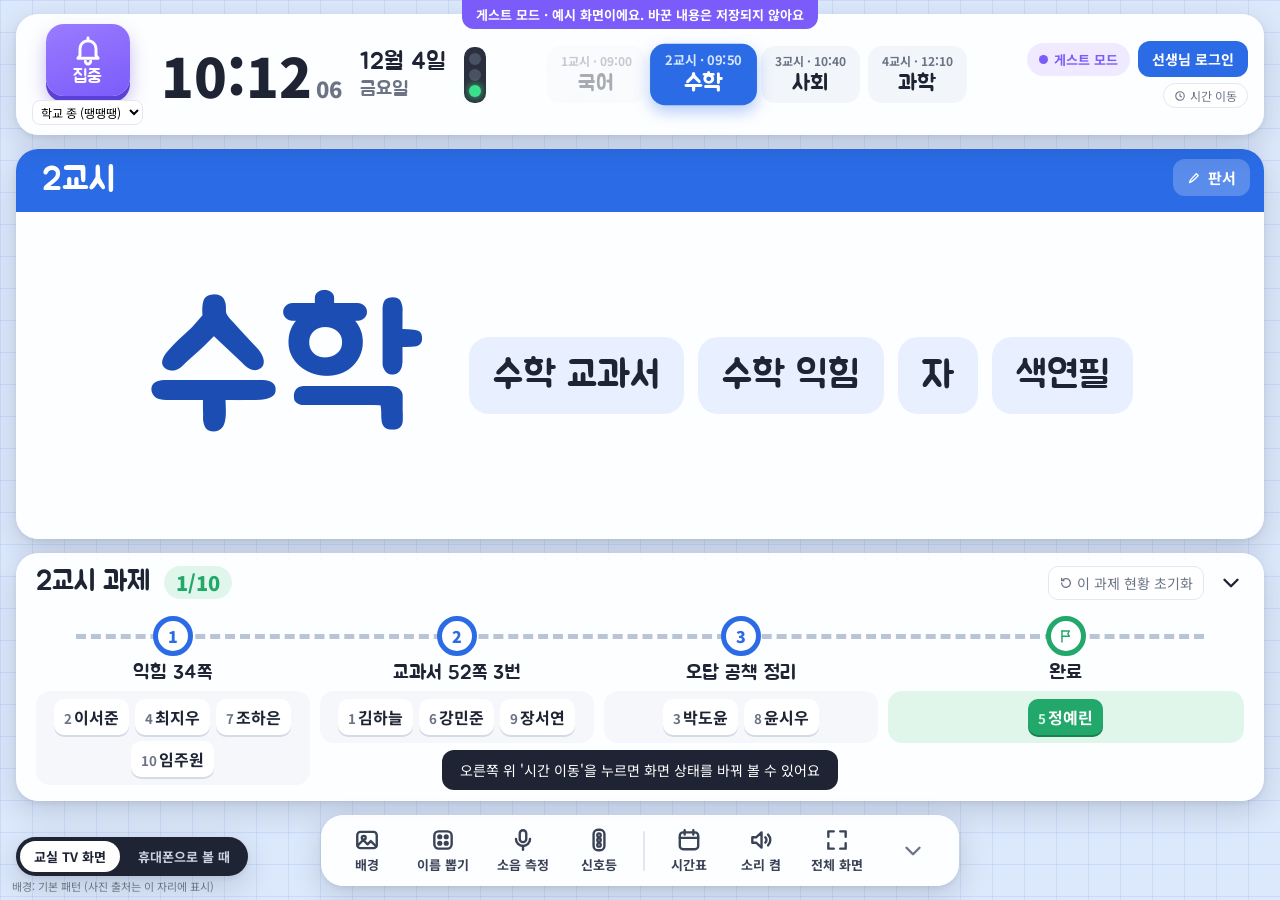
<file: preview/index.html>
<!doctype html>
<html lang="ko">
<head>
<meta charset="utf-8">
<meta name="viewport" content="width=device-width, initial-scale=1">
<title>우리 반 교실 보드 · 미리 보기</title>
<link rel="preconnect" href="https://fonts.googleapis.com">
<link href="https://fonts.googleapis.com/css2?family=Jua&family=Noto+Sans+KR:wght@500;700;900&display=swap" rel="stylesheet">
<style>
:root{
  --blue:#2B6CE6; --blue-soft:#E8F0FF; --blue-deep:#1B4DB3;
  --coral:#FF6B4A; --sun:#FFB020; --cream:#FFF5E1;
  --yellow:#FFC72C; --yellow-soft:#FFF6CF;
  --green:#22A86B; --green-soft:#E1F6EA;
  --red:#E5484D; --purple:#7B5CFA; --purple-soft:#EFEAFF;
  --ink:#1E2433; --muted:#6B7385; --line:#E3E7EF;
  --card:rgba(255,255,255,.94);
  --shadow:0 10px 30px rgba(20,30,60,.16),0 2px 6px rgba(20,30,60,.08);
  --r:22px;
  --title:'Jua','Noto Sans KR',sans-serif;
  --body:'Noto Sans KR',system-ui,sans-serif;
}
*{box-sizing:border-box}
html,body{margin:0;height:100%}
body{font-family:var(--body);color:var(--ink);overflow-x:hidden;
  background-color:#DCE8FB;
  background-image:linear-gradient(rgba(43,108,230,.10) 1px,transparent 1px),linear-gradient(90deg,rgba(43,108,230,.10) 1px,transparent 1px);
  background-size:32px 32px;transition:background-color .6s}
body.bg-notebook{background-color:#FBFAF4;background-image:linear-gradient(transparent 31px,rgba(43,108,230,.18) 32px);background-size:100% 32px}
body.bg-chalk{background-color:#2F4F43;background-image:radial-gradient(rgba(255,255,255,.05) 1px,transparent 1px);background-size:6px 6px}
body.bg-dots{background-color:#EFE9FF;background-image:radial-gradient(rgba(123,92,250,.22) 4px,transparent 5px);background-size:36px 36px}
body.bg-solid{background-image:none;background-color:#E9EEF5}
body.is-break{background-color:#FFE6C9}
body.is-break:not(.bg-chalk):not(.bg-solid){background-image:radial-gradient(circle at 15% 20%,rgba(255,107,74,.20),transparent 40%),radial-gradient(circle at 85% 80%,rgba(255,176,32,.25),transparent 45%)}
.num{font-variant-numeric:tabular-nums;font-feature-settings:"tnum";font-weight:900}
.card{background:var(--card);border-radius:var(--r);box-shadow:var(--shadow);backdrop-filter:blur(6px)}
svg.i{width:1em;height:1em;stroke:currentColor;fill:none;stroke-width:2.2;stroke-linecap:round;stroke-linejoin:round;flex:none}
button{font:inherit;color:inherit;cursor:pointer;border:0;background:none}

/* ---------- 앱 레이아웃 ---------- */
#app[hidden]{display:none!important}
#app{display:grid;grid-template-rows:auto 1fr auto;gap:14px;height:100vh;padding:14px 16px}
.stage-col{display:flex;flex-direction:column;gap:14px;min-height:0}

/* 위쪽 막대 */
.topbar{display:flex;align-items:center;gap:18px;padding:10px 16px;position:relative;z-index:30}
.bellbox{display:flex;flex-direction:column;align-items:center;gap:4px}
.bellbtn{display:flex;flex-direction:column;align-items:center;justify-content:center;gap:2px;width:84px;height:72px;border-radius:18px;background:linear-gradient(160deg,#9A7BFF,var(--purple));color:#fff;box-shadow:0 6px 0 #5B3FD6,0 10px 18px rgba(91,63,214,.35);transition:transform .1s}
.bellbtn:active{transform:translateY(4px);box-shadow:0 2px 0 #5B3FD6}
.bellbtn svg{font-size:32px;transform-origin:50% 10%}
.bellbtn span{font-family:var(--title);font-size:18px;line-height:1;white-space:nowrap}
.bellbtn.ring svg{animation:ring .9s ease}
@keyframes ring{0%,100%{transform:rotate(0)}15%{transform:rotate(22deg)}30%{transform:rotate(-20deg)}45%{transform:rotate(14deg)}60%{transform:rotate(-10deg)}75%{transform:rotate(5deg)}}
.bellbox select{font:inherit;font-size:12px;border:1px solid var(--line);border-radius:8px;padding:2px 4px;max-width:132px;background:#fff}
.clock{display:flex;align-items:baseline;gap:4px;line-height:1}
.clock .hm{font-size:54px}
.clock .s{font-size:22px;color:var(--muted)}
.date{font-family:var(--title);font-size:20px;color:var(--muted);line-height:1.2}
.date b{display:block;color:var(--ink);font-size:24px;font-weight:400}
.mini-light{display:flex;flex-direction:column;gap:4px;padding:6px 5px;background:#2A2F3D;border-radius:10px}
.mini-light i{width:12px;height:12px;border-radius:50%;background:#4A5163;transition:.3s}
.mini-light i.on.g{background:#3BE08C;box-shadow:0 0 8px #3BE08C}
.mini-light i.on.y{background:#FFD23F;box-shadow:0 0 8px #FFD23F}
.mini-light i.on.r{background:#FF5A5F;box-shadow:0 0 8px #FF5A5F}
.tt{display:flex;gap:8px;flex:1;justify-content:center;flex-wrap:wrap}
.tt .p{display:flex;flex-direction:column;align-items:center;padding:6px 14px;border-radius:14px;background:#F2F5FA;min-width:76px;transition:.3s}
.tt .p small{font-size:12px;color:var(--muted);font-weight:700}
.tt .p b{font-family:var(--title);font-weight:400;font-size:22px}
.tt .p.past{opacity:.38}
.tt .p.now{background:var(--blue);color:#fff;transform:scale(1.08);box-shadow:0 6px 14px rgba(43,108,230,.35)}
.tt .p.now small{color:#D6E4FF}
.tt .p.next{outline:3px dashed var(--sun);outline-offset:-3px}
.right{display:flex;flex-direction:column;align-items:flex-end;gap:6px}
.entry{display:flex;align-items:center;gap:8px;padding:8px 14px;border-radius:999px;background:var(--green-soft);color:#14774A;font-weight:700;font-size:16px}
.entry .dot{width:10px;height:10px;border-radius:50%;background:var(--green);box-shadow:0 0 0 4px rgba(34,168,107,.2)}
.entry .num{font-size:22px;letter-spacing:2px}
.timemove{font-size:12px;color:var(--muted);border:1px solid var(--line);border-radius:999px;padding:3px 10px;display:flex;gap:4px;align-items:center;background:#fff}

/* 가운데 수업 화면 */
.stage{position:relative;flex:1;min-height:0;overflow:hidden;display:flex;flex-direction:column}
.band{display:flex;align-items:center;gap:12px;padding:10px 26px;font-family:var(--title);font-size:34px;color:#fff;background:var(--blue)}
.band svg{font-size:36px}
.band.soon{background:var(--yellow);color:#5A4300}
.band.soon svg{animation:ring 1.4s ease infinite;transform-origin:50% 10%}
.stage-body{flex:1;display:flex;align-items:center;justify-content:center;padding:20px 30px;min-height:0}
.pop{animation:pop .55s cubic-bezier(.34,1.56,.64,1)}
@keyframes pop{0%{opacity:0;transform:scale(.9) translateY(18px)}100%{opacity:1;transform:none}}
.lesson{display:flex;align-items:center;gap:48px;flex-wrap:wrap;justify-content:center}
.subject{font-family:var(--title);font-size:clamp(90px,13vw,210px);line-height:1;color:var(--blue-deep)}
.mode-soon .subject{color:#8A6400}
.chips{display:flex;flex-wrap:wrap;gap:14px;max-width:760px}
.chip{display:flex;align-items:center;gap:12px;padding:14px 24px;border-radius:20px;background:var(--blue-soft);font-family:var(--title);font-size:clamp(26px,3vw,44px);color:var(--ink)}
.chip svg{font-size:1.05em;color:var(--blue)}
.chip.supply{background:var(--purple-soft)}
.chip.supply svg{color:var(--purple)}
.mode-soon .chip{background:var(--yellow-soft)}
.wb-toggle{position:absolute;top:10px;right:14px;display:flex;align-items:center;gap:6px;padding:8px 14px;border-radius:12px;background:rgba(255,255,255,.22);color:#fff;font-weight:700;font-size:15px;z-index:3}
.wb-toggle.on{background:#fff;color:var(--blue)}

/* 화이트보드 */
.wb-wrap{flex:1;display:flex;flex-direction:column;min-height:0;background:#fff}
.wb-wrap.full{position:fixed;inset:0;z-index:100}
body.wb-full .stage{backdrop-filter:none;-webkit-backdrop-filter:none}
.wb-head{display:flex;align-items:center;gap:16px;padding:8px 22px;border-bottom:1px solid var(--line);flex-wrap:wrap}
.wb-head .subject{font-size:48px}
.wb-head .chip{font-size:22px;padding:6px 14px;border-radius:12px}
.wb-bar{display:flex;align-items:center;gap:6px;padding:8px 14px;border-bottom:1px solid var(--line);background:#FAFBFD;flex-wrap:wrap}
.wb-bar .grp{display:flex;gap:5px;align-items:center;padding-right:10px;margin-right:4px;border-right:2px solid var(--line);flex-wrap:wrap}
.wb-bar .grp:last-child{border:0;margin-left:auto;padding-right:0}
.tb{height:42px;min-width:42px;padding:0 11px;border-radius:12px;display:flex;align-items:center;justify-content:center;gap:6px;background:#fff;border:1px solid var(--line);font-size:14px;font-weight:700}
.tb svg{font-size:20px}
.tb.sel{background:var(--blue);color:#fff;border-color:var(--blue)}
.sw{width:30px;height:30px;border-radius:50%;border:3px solid #fff;box-shadow:0 0 0 1px #C5CCDA;cursor:pointer;flex:none}
.sw.sel{box-shadow:0 0 0 3px var(--blue)}
.sz{width:42px;height:42px;border-radius:12px;display:grid;place-items:center;background:#fff;border:1px solid var(--line)}
.sz i{display:block;border-radius:50%}
.sz.sel{outline:3px solid var(--blue);outline-offset:-1px}
.wb-bar select{height:42px;border-radius:12px;border:1px solid var(--line);font:inherit;font-size:15px;font-weight:700;padding:0 8px;background:#fff}
.wb-canvas{flex:1;position:relative;min-height:0;overflow:hidden;background:#fff;background-image:radial-gradient(#E3E7EF 1.2px,transparent 1.2px);background-size:26px 26px;touch-action:none}
.wb-canvas canvas{position:absolute;inset:0;width:100%;height:100%}
.wb-canvas canvas.live{pointer-events:none}
.wb-objs{position:absolute;inset:0}
.wb-canvas[data-tool=pen],.wb-canvas[data-tool=hl]{cursor:crosshair}
.wb-canvas[data-tool=erase]{cursor:cell}
.wb-canvas[data-tool=text]{cursor:text}
.wb-canvas[data-tool=pen] .wb-objs,.wb-canvas[data-tool=hl] .wb-objs,.wb-canvas[data-tool=erase] .wb-objs{pointer-events:none}
.wb-canvas[data-tool=text] canvas.base,.wb-canvas[data-tool=select] canvas.base{pointer-events:none}
.obj{position:absolute;touch-action:none}
.obj.sel{outline:2px dashed var(--blue);outline-offset:4px}
.obj.img{cursor:move}
.obj img{width:100%;height:100%;display:block;pointer-events:none;user-select:none;border-radius:4px}
.obj.txt{min-width:40px;width:max-content;padding:2px 6px;line-height:1.25}
.obj.txt [contenteditable]{outline:none;min-height:1em;white-space:pre-wrap;font-family:var(--body);cursor:text}
.grip,.del,.hd{display:none;position:absolute}
.obj.sel .grip,.obj.sel .del,.obj.sel .hd{display:flex}
.grip{top:-36px;left:-4px;height:28px;padding:0 10px;gap:4px;border-radius:8px;background:var(--blue);color:#fff;font-size:12px;font-weight:700;align-items:center;cursor:move;white-space:nowrap}
.del{top:-18px;right:-18px;width:32px;height:32px;border-radius:50%;background:var(--red);color:#fff;align-items:center;justify-content:center;font-size:16px;z-index:2}
.hd{width:20px;height:20px;background:#fff;border:3px solid var(--blue);border-radius:6px;z-index:2}
.hd.se{right:-12px;bottom:-12px;cursor:nwse-resize}
.hd.e{right:-12px;top:50%;margin-top:-10px;cursor:ew-resize}
.hd.s{bottom:-12px;left:50%;margin-left:-10px;cursor:ns-resize}
.paste-hint{position:absolute;right:14px;bottom:10px;font-size:12px;color:var(--muted);background:rgba(255,255,255,.9);padding:4px 10px;border-radius:8px;pointer-events:none}

/* 쉬는 시간 */
.mode-break .stage{background:linear-gradient(160deg,#FFF8EA,var(--cream))}
.brk{display:flex;align-items:center;gap:56px;width:100%;justify-content:center;flex-wrap:wrap}
.timer-vis{width:clamp(260px,30vw,420px);aspect-ratio:1;display:grid;place-items:center}
.timer-vis svg{width:100%;height:100%}
.bignum{font-size:clamp(120px,17vw,260px);color:var(--coral);line-height:1;text-shadow:0 6px 0 rgba(255,107,74,.15)}
.brk-info{display:flex;flex-direction:column;gap:18px;align-items:flex-start}
.brk-title{font-family:var(--title);font-size:clamp(56px,7vw,110px);line-height:1;color:var(--coral)}
.brk-time{font-size:clamp(64px,8vw,130px);line-height:1;color:var(--ink)}
.next{position:relative;display:flex;flex-direction:column;gap:12px;padding:18px 24px;border-radius:20px;background:#fff;box-shadow:0 4px 14px rgba(255,107,74,.15);border:3px solid transparent}
.next h3{margin:0;font-family:var(--title);font-weight:400;font-size:clamp(34px,3.6vw,54px);display:flex;align-items:center;gap:12px}
.next .chips{max-width:640px}
.next .chip{font-size:clamp(22px,2.2vw,32px);padding:10px 18px;background:#FFF1DE}
.next .chip svg{color:var(--coral)}
.next.flash{animation:flash 1s ease-in-out infinite;border-color:var(--yellow)}
.next.flash h3 svg{animation:ring 1.2s ease infinite;transform-origin:50% 10%;color:#C79100}
@keyframes flash{50%{background:var(--yellow-soft);box-shadow:0 0 0 10px rgba(255,199,44,.35)}}

/* 끝 */
.done{text-align:center}
.done .t{font-family:var(--title);font-size:clamp(90px,12vw,190px);color:var(--green);line-height:1}
.done .stars{display:flex;justify-content:center;gap:16px;font-size:56px;color:var(--yellow);margin-bottom:10px}
.done .stars svg{fill:var(--yellow);stroke:#E0A800}
.mode-end .stage{background:linear-gradient(160deg,#F2FCF6,var(--green-soft))}

/* 과제 정류장 */
.tasks{overflow:hidden;flex:none}
.tasks-head{display:flex;align-items:center;gap:14px;padding:12px 20px;cursor:pointer;user-select:none}
.tasks-head h2{margin:0;font-family:var(--title);font-weight:400;font-size:28px}
.tasks-head .cnt{font-size:20px;color:var(--green);background:var(--green-soft);padding:2px 12px;border-radius:999px}
.tasks-head .reset{margin-left:auto;font-size:14px;color:var(--muted);display:flex;gap:4px;align-items:center;padding:6px 10px;border-radius:10px;border:1px solid var(--line);background:#fff}
.tasks-head .chev{font-size:26px;transition:transform .35s}
.tasks.closed .chev{transform:rotate(-90deg)}
.prog{height:8px;margin:0 20px 10px;border-radius:99px;background:#EEF1F6;overflow:hidden}
.prog i{display:block;height:100%;background:linear-gradient(90deg,var(--blue),var(--green));border-radius:99px;transition:width .5s}
.tasks-body{display:grid;grid-template-rows:1fr;transition:grid-template-rows .45s ease}
.tasks.closed .tasks-body{grid-template-rows:0fr}
.tasks-body>div{overflow:hidden}
.track{position:relative;display:flex;gap:10px;padding:4px 20px 16px}
.track::before{content:"";position:absolute;left:60px;right:60px;top:22px;border-top:5px dashed #B9C4D6}
.st{flex:1;min-width:0;display:flex;flex-direction:column;align-items:center;gap:6px;position:relative}
.st .mark{width:40px;height:40px;border-radius:50%;background:#fff;border:5px solid var(--blue);display:grid;place-items:center;font-weight:900;color:var(--blue);z-index:1}
.st.fin .mark{border-color:var(--green);color:var(--green)}
.st .lbl{font-family:var(--title);font-size:20px;text-align:center;line-height:1.15}
.st .tags{display:flex;flex-wrap:wrap;gap:6px;justify-content:center;min-height:44px;width:100%;padding:8px;border-radius:14px;background:#F5F7FB}
.st.fin{flex:1.3}
.st.fin .tags{background:var(--green-soft)}
.track.day{gap:6px}
.track.day .lbl{font-size:16px}
.track.day .st .mark{width:34px;height:34px;border-width:4px;font-size:14px}
.track.day .tag{font-size:14px;padding:4px 7px}
.pt{display:block;font-family:var(--body);font-size:12px;font-weight:700;color:var(--muted)}
.track.day .st.pstart .mark{border-color:var(--purple);color:var(--purple)}
.track.day .st.pstart .pt{color:var(--purple)}
.tag{position:relative;padding:6px 10px;border-radius:10px;background:#fff;box-shadow:0 2px 0 #D5DBE6;font-weight:700;font-size:16px;user-select:none;touch-action:manipulation;white-space:nowrap}
.tag small{color:var(--muted);margin-right:2px}
.tag.ph::after{content:"";position:absolute;top:-3px;right:-3px;width:9px;height:9px;border-radius:50%;background:var(--purple);border:2px solid #fff}
.st.fin .tag{background:var(--green);color:#fff;box-shadow:0 2px 0 #178352}
.st.fin .tag small{color:#D2F5E3}

/* 위젯 바 */
.wbar{display:flex;align-items:center;justify-content:center;gap:4px;padding:6px 12px;justify-self:center;transition:.35s}
.wbar .w{display:flex;flex-direction:column;align-items:center;gap:2px;padding:6px 12px;border-radius:14px;font-size:13px;font-weight:700;color:#3A4256;min-width:68px}
.wbar .w svg{font-size:26px}
.wbar .w:hover,.wbar .w.on{background:var(--blue-soft);color:var(--blue)}
.wbar .sep{width:2px;height:40px;background:var(--line);margin:0 6px;border-radius:2px}
.wbar .fold{font-size:18px;color:var(--muted);padding:4px}
.wbar.mini .w:not(.keep),.wbar.mini .sep{display:none}

/* 위젯 창 */
.win{position:fixed;z-index:20;width:320px;border-radius:18px;background:#fff;box-shadow:0 18px 50px rgba(20,30,60,.28);overflow:hidden;animation:pop .35s cubic-bezier(.34,1.56,.64,1)}
.win-h{display:flex;align-items:center;gap:8px;padding:10px 12px;background:#F2F5FA;cursor:move;font-family:var(--title);font-size:18px;user-select:none}
.win-h svg{font-size:20px;color:var(--blue)}
.win-h .x{margin-left:auto;display:flex;gap:2px}
.win-h .x button{width:28px;height:28px;border-radius:8px;display:grid;place-items:center;font-size:16px;color:var(--muted)}
.win-h .x button:hover{background:#E3E7EF}
.win{display:flex;flex-direction:column;min-width:240px}
.win-b{padding:14px;flex:1;min-height:0;overflow:auto;display:flex;flex-direction:column;container-type:inline-size}
.win.min{height:auto!important}
.win.min .win-b,.win.min .win-rs{display:none}
.win-rs{position:absolute;right:0;bottom:0;width:24px;height:24px;cursor:nwse-resize;z-index:2;background:linear-gradient(135deg,transparent 45%,#AEB6C6 45%,#AEB6C6 52%,transparent 52%,transparent 64%,#AEB6C6 64%,#AEB6C6 71%,transparent 71%)}
.pick-name{flex:1;display:grid;place-items:center;font-family:var(--title);font-size:clamp(32px,16cqi,200px);text-align:center;padding:14px 0;border-radius:14px;background:var(--purple-soft);color:var(--purple);min-height:96px}
.pick-name.hit{background:var(--purple);color:#fff;animation:pop .5s cubic-bezier(.34,1.56,.64,1)}
.row{display:flex;gap:8px;align-items:center;margin-top:10px;flex-wrap:wrap;font-size:14px}
.btn{padding:8px 14px;border-radius:12px;background:var(--blue);color:#fff;font-weight:700;font-size:14px}
.btn.ghost{background:#F2F5FA;color:var(--ink)}
.lights{flex:1;align-items:center;display:flex;justify-content:center;gap:12px;padding:10px;background:#2A2F3D;border-radius:18px}
.lights button{width:clamp(56px,24cqi,190px);height:clamp(56px,24cqi,190px);border-radius:50%;background:#4A5163;color:#fff;font-size:12px;font-weight:700;display:grid;place-items:end center;padding-bottom:6px;transition:.25s}
.lights .g.on{background:#3BE08C;box-shadow:0 0 22px #3BE08C}
.lights .y.on{background:#FFD23F;box-shadow:0 0 22px #FFD23F;color:#5A4300}
.lights .r.on{background:#FF5A5F;box-shadow:0 0 22px #FF5A5F}
.meter{display:flex;gap:14px;align-items:stretch;flex:1;min-height:200px}
.meter-bar{position:relative;width:clamp(50px,16cqi,140px);min-height:200px;border-radius:14px;background:#EEF1F6;overflow:hidden}
.meter-bar .fill{position:absolute;left:0;right:0;bottom:0;background:var(--green);transition:height .15s,background .3s}
.meter-bar .ln{position:absolute;left:0;right:0;border-top:3px dashed}
.meter-bar .pk{position:absolute;left:4px;right:4px;height:4px;background:var(--ink);border-radius:2px;transition:bottom .2s}
.meter.alarm .meter-bar{animation:flash2 .8s infinite}
@keyframes flash2{50%{box-shadow:0 0 0 6px rgba(229,72,77,.45)}}
.meter-side{flex:1;display:flex;flex-direction:column;gap:8px;font-size:13px}
.meter-side label{display:flex;flex-direction:column;gap:2px}
.note{font-size:12px;color:var(--muted);line-height:1.5;margin-top:8px;padding:8px;border-radius:10px;background:#F7F8FB}
.code-big{font-size:clamp(48px,24cqi,220px);text-align:center;letter-spacing:10px;color:var(--blue)}
.qr{width:clamp(130px,55cqi,460px);aspect-ratio:1;margin:8px auto;display:grid;grid-template-columns:repeat(21,1fr);border:8px solid #fff;outline:1px solid var(--line)}
.qr i{background:#fff}.qr i.b{background:var(--ink)}
.bg-sw{display:grid;grid-template-columns:repeat(3,1fr);gap:8px}
.bg-sw button{height:58px;border-radius:12px;border:2px solid var(--line);font-size:12px;font-weight:700;display:grid;place-items:end center;padding-bottom:4px}
.tabs{display:flex;gap:4px;flex-wrap:wrap;margin-bottom:10px}
.tabs span{font-size:12px;padding:4px 8px;border-radius:999px;background:#F2F5FA}
.tabs span.on{background:var(--blue);color:#fff}
.credit{position:fixed;left:12px;bottom:6px;font-size:11px;color:rgba(30,36,51,.55);z-index:1}

/* 미리보기 조작판 (디버그 시간 이동 자리) */
.dbg{position:fixed;right:16px;bottom:96px;z-index:30;width:300px;padding:14px;border-radius:18px;background:#1E2433;color:#fff;box-shadow:0 18px 50px rgba(0,0,0,.35);font-size:13px}
.dbg[hidden]{display:none}
.dbg h4{margin:0 0 8px;font-size:14px;display:flex;justify-content:space-between;align-items:center}
.dbg h4 em{font-style:normal;font-size:11px;background:var(--purple);padding:2px 8px;border-radius:99px}
.dbg .g{display:grid;grid-template-columns:1fr 1fr;gap:6px;margin-bottom:10px}
.dbg button.o{padding:8px;border-radius:10px;background:#323A4F;color:#fff;font-size:13px;text-align:left}
.dbg button.o.sel{background:var(--blue)}
.dbg .lab{color:#9AA3B8;font-size:11px;margin:4px 0}
.dbg .x{float:right;color:#9AA3B8}

.embed .view-switch,.embed .dbg,.embed .credit{display:none!important}

/* 로그인·저장 상태 */
.acct{display:flex;align-items:center;gap:8px}
.save{display:flex;align-items:center;gap:6px;padding:7px 12px;border-radius:999px;font-size:13px;font-weight:700;white-space:nowrap}
.save .d{width:9px;height:9px;border-radius:50%}
.save.ok{background:var(--green-soft);color:#14774A}.save.ok .d{background:var(--green)}
.save.ing{background:var(--blue-soft);color:var(--blue)}.save.ing .d{background:var(--blue);animation:blink .8s infinite}
.save.off{background:#FFF1DE;color:#A35A00}.save.off .d{background:var(--sun)}
.save.guest{background:var(--purple-soft);color:var(--purple)}.save.guest .d{background:var(--purple)}
@keyframes blink{50%{opacity:.25}}
.avatar{width:38px;height:38px;border-radius:50%;background:var(--blue);color:#fff;font-family:var(--title);font-size:18px;display:grid;place-items:center;position:relative}
.menu{position:absolute;right:0;top:46px;z-index:40;background:#fff;border-radius:14px;box-shadow:var(--shadow);padding:6px;min-width:200px;text-align:left;color:var(--ink);font-family:var(--body)}
.menu div{padding:8px 10px;font-size:12px;color:var(--muted)}
.menu button{display:block;width:100%;text-align:left;padding:10px;border-radius:10px;font-size:14px;font-weight:700}
.menu button:hover{background:#F2F5FA}
.loginbtn{padding:8px 14px;border-radius:12px;background:var(--blue);color:#fff;font-weight:700;font-size:14px}
.modal{position:fixed;inset:0;z-index:200;background:rgba(20,26,40,.55);display:grid;place-items:center;padding:16px;backdrop-filter:blur(3px)}
.modal[hidden]{display:none}
.login{width:min(400px,100%);background:#fff;border-radius:24px;padding:28px;box-shadow:0 30px 80px rgba(0,0,0,.35);animation:pop .4s cubic-bezier(.34,1.56,.64,1)}
.login h2{margin:0 0 4px;font-family:var(--title);font-weight:400;font-size:30px}
.login p{margin:0 0 18px;color:var(--muted);font-size:14px;line-height:1.5}
.gbtn{display:flex;align-items:center;justify-content:center;gap:10px;width:100%;padding:14px;border-radius:14px;border:2px solid var(--line);font-weight:700;font-size:16px;background:#fff}
.gbtn b{width:24px;height:24px;border-radius:50%;display:grid;place-items:center;color:#fff;font-size:14px;background:conic-gradient(#EA4335 0 25%,#FBBC05 0 50%,#34A853 0 75%,#4285F4 0)}
.or{display:flex;align-items:center;gap:10px;color:var(--muted);font-size:12px;margin:16px 0}
.or::before,.or::after{content:"";flex:1;height:1px;background:var(--line)}
.login label{display:block;font-size:13px;font-weight:700;margin:10px 0 4px}
.login input{width:100%;padding:12px 14px;border-radius:12px;border:2px solid var(--line);font:inherit;font-size:16px}
.login .bigbtn{width:100%;margin-top:16px;font-size:20px;padding:14px}
.login .guest{display:block;margin:14px auto 0;color:var(--muted);font-size:14px;text-decoration:underline}
.guestbar{position:fixed;left:50%;top:0;transform:translateX(-50%);z-index:35;background:var(--purple);color:#fff;font-size:13px;font-weight:700;padding:5px 14px;border-radius:0 0 12px 12px}
.guestbar[hidden]{display:none}

/* 지난 기록 */
.hist{width:min(1000px,100%);max-height:90vh;overflow:auto;background:#fff;border-radius:24px;padding:24px;box-shadow:0 30px 80px rgba(0,0,0,.35);animation:pop .4s cubic-bezier(.34,1.56,.64,1)}
.hist-h{display:flex;align-items:center;gap:14px;margin-bottom:16px;flex-wrap:wrap}
.hist-h h2{margin:0;font-family:var(--title);font-weight:400;font-size:30px}
.hist-h .x{margin-left:auto;width:40px;height:40px;border-radius:12px;display:grid;place-items:center;font-size:20px;background:#F2F5FA}
.seg{display:flex;background:#F2F5FA;border-radius:12px;padding:4px}
.seg button{padding:8px 16px;border-radius:9px;font-weight:700;font-size:15px;color:var(--muted)}
.seg button.sel{background:#fff;color:var(--ink);box-shadow:0 2px 6px rgba(20,30,60,.12)}
.hist-grid{display:grid;grid-template-columns:270px 1fr;gap:22px;align-items:start}
.cal-h{display:flex;justify-content:space-between;align-items:center;font-family:var(--title);font-size:20px;margin-bottom:8px}
.cal-h button{width:32px;height:32px;border-radius:10px;background:#F2F5FA}
.cal{display:grid;grid-template-columns:repeat(7,1fr);gap:4px;text-align:center;font-size:14px}
.cal b{color:var(--muted);font-size:12px;padding:4px 0}
.cal button{aspect-ratio:1;border-radius:10px;position:relative;font-weight:700}
.cal button.has::after{content:"";position:absolute;left:50%;bottom:5px;width:5px;height:5px;margin-left:-2.5px;border-radius:50%;background:var(--green)}
.cal button.sel{background:var(--blue);color:#fff}.cal button.sel::after{background:#fff}
.cal button:disabled{color:#C5CCDA;cursor:default}
.rec-title{font-family:var(--title);font-size:22px;margin:0 0 8px}
table.rec{width:100%;border-collapse:collapse;font-size:14px}
table.rec th{font-size:12px;color:var(--muted);font-weight:700;padding:6px;border-bottom:2px solid var(--line)}
table.rec td{padding:7px 6px;border-bottom:1px solid var(--line);text-align:center}
table.rec td.n{text-align:left;font-weight:700;white-space:nowrap}
.pill{display:inline-block;min-width:42px;padding:3px 8px;border-radius:999px;font-weight:700;font-size:13px}
.pill.full{background:var(--green-soft);color:#14774A}.pill.part{background:var(--yellow-soft);color:#8A6400}.pill.none{background:#FFE9E9;color:var(--red)}
.studs{display:grid;grid-template-columns:1fr 1fr;gap:4px}
.studs button{text-align:left;padding:8px 10px;border-radius:10px;font-weight:700;font-size:14px;background:#F7F8FB}
.studs button.sel{background:var(--blue);color:#fff}
.rate{display:flex;gap:10px;margin-bottom:10px;flex-wrap:wrap}
.rate div{padding:10px 14px;border-radius:14px;background:#F7F8FB;font-size:13px;color:var(--muted)}
.rate b{display:block;font-size:24px;color:var(--ink)}
.hist-f{display:flex;justify-content:space-between;align-items:center;gap:10px;margin-top:16px;font-size:13px;color:var(--muted);flex-wrap:wrap}
@media (max-width:760px){.hist-grid{grid-template-columns:1fr}.hist{padding:16px}}
/* 휴대폰 미리 보기 */
#phones{min-height:100vh;padding:28px 16px 120px;display:flex;flex-wrap:wrap;gap:28px;justify-content:center;align-items:flex-start}
#phones[hidden]{display:none}
.phone{width:330px;height:680px;border-radius:44px;background:#151926;padding:12px;box-shadow:var(--shadow);flex:none}
.phone-cap{text-align:center;font-family:var(--title);font-size:18px;margin-bottom:10px;color:var(--ink)}
.scr{width:100%;height:100%;border-radius:34px;background:#F6F8FC;overflow:hidden;display:flex;flex-direction:column;position:relative}
.scr-top{padding:30px 20px 14px;background:var(--blue);color:#fff}
.scr-top small{opacity:.8;font-size:13px}
.scr-top b{display:block;font-family:var(--title);font-weight:400;font-size:28px}
.scr-body{flex:1;padding:18px;display:flex;flex-direction:column;gap:12px;overflow:auto}
.big-choice{display:flex;align-items:center;gap:14px;padding:22px 18px;border-radius:20px;background:#fff;box-shadow:0 4px 14px rgba(20,30,60,.08);font-family:var(--title);font-size:24px;text-align:left}
.big-choice svg{font-size:40px;padding:8px;border-radius:14px;background:var(--blue-soft);color:var(--blue);width:56px;height:56px}
.big-choice.t svg{background:var(--purple-soft);color:var(--purple)}
.big-choice small{display:block;font-family:var(--body);font-size:13px;color:var(--muted)}
.inp-lab{font-weight:700;font-size:15px}
.code-in{display:flex;gap:8px}
.code-in span{flex:1;height:64px;border-radius:14px;background:#fff;border:2px solid var(--line);display:grid;place-items:center;font-size:34px}
.code-in span.f{border-color:var(--blue)}
.numpick{display:grid;grid-template-columns:repeat(5,1fr);gap:6px}
.numpick span{height:46px;border-radius:12px;background:#fff;border:2px solid var(--line);display:grid;place-items:center;font-weight:900;font-size:18px}
.numpick span.sel{background:var(--blue);color:#fff;border-color:var(--blue)}
.numpick span.used{background:#EEF1F6;color:#B5BCCB;text-decoration:line-through}
.help{font-size:13px;padding:10px 12px;border-radius:12px;background:#FFF0F0;color:#B3262B}
.bigbtn{padding:20px;border-radius:20px;background:var(--blue);color:#fff;font-family:var(--title);font-size:24px;box-shadow:0 6px 0 var(--blue-deep);text-align:center}
.bigbtn.go{background:var(--green);box-shadow:0 6px 0 #178352}
.vtrack{display:flex;flex-direction:column;gap:0;position:relative;padding-left:8px}
.vst{display:flex;gap:12px;align-items:center;position:relative;padding:8px 0}
.vst:not(:last-child)::after{content:"";position:absolute;left:15px;top:38px;bottom:-12px;border-left:4px dashed #B9C4D6}
.vst .mark{width:34px;height:34px;border-radius:50%;border:4px solid #B9C4D6;background:#fff;display:grid;place-items:center;font-weight:900;color:#9AA3B8;z-index:1;flex:none}
.vst.done .mark{border-color:var(--green);background:var(--green);color:#fff}
.vst.cur .mark{border-color:var(--blue);color:var(--blue);box-shadow:0 0 0 6px rgba(43,108,230,.18)}
.vst .lbl{font-family:var(--title);font-size:20px}
.vst.cur .lbl{color:var(--blue);font-size:24px}
.vst.done .lbl{color:var(--muted);text-decoration:line-through}
.scr.brk-scr{background:linear-gradient(170deg,#FFF3E0,#FFE2C4)}
.view-switch{position:fixed;left:16px;bottom:24px;z-index:40;display:flex;gap:4px;padding:4px;border-radius:999px;background:#1E2433;box-shadow:var(--shadow)}
.view-switch button{padding:6px 14px;border-radius:999px;color:#C9D0E0;font-size:13px;font-weight:700}
.view-switch button.sel{background:#fff;color:var(--ink)}

.confetti{position:fixed;top:-20px;width:10px;height:14px;z-index:50;pointer-events:none;animation:fall linear forwards}
@keyframes fall{to{transform:translateY(110vh) rotate(720deg)}}
.toast{position:fixed;left:50%;bottom:110px;transform:translateX(-50%);z-index:60;background:#1E2433;color:#fff;padding:10px 18px;border-radius:12px;font-size:14px;animation:pop .3s}

@media (max-width:760px){
  #app{height:auto;min-height:100vh;padding:10px 10px 96px}
  .view-switch{bottom:auto;top:8px;left:50%;transform:translateX(-50%)}
  .topbar{flex-wrap:wrap;gap:10px}
  .tt{order:5;flex-basis:100%}
  .track{flex-direction:column}
  .track::before{display:none}
  .wbar{position:fixed;left:0;right:0;bottom:0;border-radius:18px 18px 0 0;overflow-x:auto;justify-content:flex-start}
  .stage{min-height:60vh}
  .win{left:8px!important;right:8px;width:auto;top:auto!important;bottom:84px}
}
</style>
</head>
<body>
<svg width="0" height="0" style="position:absolute" aria-hidden="true">
<defs>
 <symbol id="i-bell" viewBox="0 0 24 24"><path d="M6 16v-5a6 6 0 0 1 12 0v5l1.6 2.2H4.4z"/><path d="M10 20.5a2 2 0 0 0 4 0"/><path d="M12 3v2"/></symbol>
 <symbol id="i-dice" viewBox="0 0 24 24"><rect x="4" y="4" width="16" height="16" rx="4"/><circle cx="9" cy="9" r="1.3" fill="currentColor"/><circle cx="15" cy="15" r="1.3" fill="currentColor"/><circle cx="15" cy="9" r="1.3" fill="currentColor"/><circle cx="9" cy="15" r="1.3" fill="currentColor"/></symbol>
 <symbol id="i-mic" viewBox="0 0 24 24"><rect x="9" y="3" width="6" height="11" rx="3"/><path d="M5.5 11a6.5 6.5 0 0 0 13 0"/><path d="M12 17.5V21"/></symbol>
 <symbol id="i-light" viewBox="0 0 24 24"><rect x="7" y="2.5" width="10" height="19" rx="4"/><circle cx="12" cy="7.5" r="1.6"/><circle cx="12" cy="12" r="1.6"/><circle cx="12" cy="16.5" r="1.6"/></symbol>
 <symbol id="i-phone" viewBox="0 0 24 24"><rect x="6.5" y="2.5" width="11" height="19" rx="3"/><path d="M10.5 18h3"/></symbol>
 <symbol id="i-cal" viewBox="0 0 24 24"><rect x="3.5" y="5" width="17" height="15.5" rx="3"/><path d="M3.5 10h17M8 3v4M16 3v4"/></symbol>
 <symbol id="i-sound" viewBox="0 0 24 24"><path d="M4 9.5h3.5L12.5 5v14l-5-4.5H4z"/><path d="M16 9.5a3.5 3.5 0 0 1 0 5M18.5 7a7 7 0 0 1 0 10"/></symbol>
 <symbol id="i-mute" viewBox="0 0 24 24"><path d="M4 9.5h3.5L12.5 5v14l-5-4.5H4z"/><path d="M16 9.5l5 5M21 9.5l-5 5"/></symbol>
 <symbol id="i-full" viewBox="0 0 24 24"><path d="M4 9V4h5M20 9V4h-5M4 15v5h5M20 15v5h-5"/></symbol>
 <symbol id="i-image" viewBox="0 0 24 24"><rect x="3" y="4.5" width="18" height="15" rx="3"/><circle cx="9" cy="10" r="1.8"/><path d="M3.5 17l5-5 4 4 3-3 5 5"/></symbol>
 <symbol id="i-book" viewBox="0 0 24 24"><path d="M3 5.5c3-1.2 6-1 9 1v13c-3-2-6-2.2-9-1z"/><path d="M21 5.5c-3-1.2-6-1-9 1v13c3-2 6-2.2 9-1z"/></symbol>
 <symbol id="i-pencil" viewBox="0 0 24 24"><path d="M4 20l1.2-4.8L16 4.4l3.6 3.6L8.8 18.8z"/><path d="M14 6.4l3.6 3.6"/></symbol>
 <symbol id="i-flag" viewBox="0 0 24 24"><path d="M6 21V4"/><path d="M6 4.5h11l-2.2 4 2.2 4H6"/></symbol>
 <symbol id="i-clock" viewBox="0 0 24 24"><circle cx="12" cy="12" r="8.5"/><path d="M12 7.5V12l3 2"/></symbol>
 <symbol id="i-chev" viewBox="0 0 24 24"><path d="M6 9l6 6 6-6"/></symbol>
 <symbol id="i-reset" viewBox="0 0 24 24"><path d="M4.5 12a7.5 7.5 0 1 0 2.4-5.5"/><path d="M4.5 4v4h4"/></symbol>
 <symbol id="i-pen" viewBox="0 0 24 24"><path d="M4 20c4-1 6-3 9-6l5-5-3-3-5 5c-3 3-5 5-6 9z"/></symbol>
 <symbol id="i-eraser" viewBox="0 0 24 24"><path d="M4.5 15.5l9-9 6 6-6.5 6.5H8.5z"/><path d="M9 20h11"/></symbol>
 <symbol id="i-trash" viewBox="0 0 24 24"><path d="M4 7h16M9 7V4.5h6V7M6.5 7l1 13h9l1-13"/></symbol>
 <symbol id="i-min" viewBox="0 0 24 24"><path d="M6 12h12"/></symbol>
 <symbol id="i-x" viewBox="0 0 24 24"><path d="M6.5 6.5l11 11M17.5 6.5l-11 11"/></symbol>
 <symbol id="i-star" viewBox="0 0 24 24"><path d="M12 3.2l2.6 5.5 6 .8-4.4 4.1 1.1 6L12 16.7l-5.3 2.9 1.1-6-4.4-4.1 6-.8z"/></symbol>
 <symbol id="i-teacher" viewBox="0 0 24 24"><rect x="3" y="4" width="18" height="12" rx="2.5"/><path d="M8 20h8M12 16v4"/></symbol>
 <symbol id="i-kid" viewBox="0 0 24 24"><circle cx="12" cy="8" r="3.5"/><path d="M5 20c1-4 4-6 7-6s6 2 7 6"/></symbol>
 <symbol id="i-marker" viewBox="0 0 24 24"><path d="M14.5 4.5l5 5-8 8H8.5v-3z"/><path d="M8.5 17.5L5 21h5"/><path d="M12 7l5 5"/></symbol>
 <symbol id="i-text" viewBox="0 0 24 24"><path d="M5 7V4.5h14V7M12 4.5v15M9 19.5h6"/></symbol>
 <symbol id="i-cursor" viewBox="0 0 24 24"><path d="M5 3.5l13 6.5-5.5 1.8L10.7 17.5z"/><path d="M13 12l5 5"/></symbol>
 <symbol id="i-undo" viewBox="0 0 24 24"><path d="M9 14L4 9l5-5"/><path d="M4 9h10a6 6 0 0 1 0 12h-3"/></symbol>
</defs>
</svg>

<div class="view-switch" role="tablist">
  <button class="sel" data-view="tv">교실 TV 화면</button>
  <button data-view="phone">휴대폰으로 볼 때</button>
</div>

<div id="app">
  <header class="topbar card">
    <div class="bellbox">
      <button class="bellbtn" id="bellBtn" aria-label="집중 종"><svg class="i"><use href="#i-bell"/></svg><span>집중</span></button>
      <select id="bellSel" aria-label="종소리 고르기">
        <option>학교 종 (땡땡땡)</option><option>딩동댕동</option><option>호출벨 (띵띵띵!)</option><option>트라이앵글 연타</option><option>실로폰 짜잔</option>
      </select>
    </div>
    <div>
      <div class="clock"><span class="hm num" id="hm">10:12</span><span class="s num" id="ss">05</span></div>
    </div>
    <div class="date" id="date"><b>10월 19일</b>월요일</div>
    <div class="mini-light" id="miniLight"><i class="r"></i><i class="y"></i><i class="g on"></i></div>
    <div class="tt" id="tt"></div>
    <div class="right">
      <div class="acct" id="acct"></div>
      <button class="timemove" id="timeMoveBtn"><svg class="i"><use href="#i-clock"/></svg>시간 이동</button>
    </div>
  </header>

  <div class="stage-col">
    <section class="stage card" id="stage"></section>
    <section class="tasks card" id="tasks"></section>
  </div>

  <nav class="wbar card" id="wbar">
    <button class="w" data-w="bg"><svg class="i"><use href="#i-image"/></svg>배경</button>
    <button class="w" data-w="pick"><svg class="i"><use href="#i-dice"/></svg>이름 뽑기</button>
    <button class="w" data-w="noise"><svg class="i"><use href="#i-mic"/></svg>소음 측정</button>
    <button class="w" data-w="light"><svg class="i"><use href="#i-light"/></svg>신호등</button>
    <span class="sep"></span>
    <button class="w" data-w="tt"><svg class="i"><use href="#i-cal"/></svg>시간표</button>
    <button class="w" data-w="sound" id="soundBtn"><svg class="i"><use href="#i-sound"/></svg><span>소리 켬</span></button>
    <button class="w" data-w="full"><svg class="i"><use href="#i-full"/></svg>전체 화면</button>
    <button class="w keep fold" id="foldBar" title="위젯 바 접기"><svg class="i"><use href="#i-chev"/></svg></button>
  </nav>
</div>

<div id="phones" hidden></div>

<div class="credit">배경: 기본 패턴 (사진 출처는 이 자리에 표시)</div>

<div class="guestbar" id="guestbar">게스트 모드 · 예시 화면이에요. 바꾼 내용은 저장되지 않아요</div>
<div class="modal" id="loginModal" hidden>
  <div class="login">
    <h2>선생님 로그인</h2>
    <p>로그인하면 시간표·과제·명단·기록이 저장되고, 다른 컴퓨터에서도 그대로 열려요.</p>
    <button class="gbtn" data-login="google"><b>G</b>Google 계정으로 로그인</button>
    <button class="guest" id="goGuest">로그인 없이 예시 화면 보기</button>
  </div>
</div>
<div class="modal" id="histModal" hidden><div class="hist" id="hist"></div></div>
<div class="dbg" id="dbg" hidden>
  <button class="x" id="dbgClose" aria-label="닫기">✕</button>
  <h4>시간 이동 <em>미리 보기 전용</em></h4>
  <div class="lab">화면 상태</div>
  <div class="g" id="modeBtns">
    <button class="o" data-m="soon">1교시 2분 전</button>
    <button class="o sel" data-m="class">2교시 수업 중</button>
    <button class="o" data-m="break">쉬는 시간</button>
    <button class="o" data-m="breaksoon">쉬는 시간 · 2분 전</button>
    <button class="o" data-m="lunch">점심시간</button>
    <button class="o" data-m="end">모든 수업 끝</button>
  </div>
  <div class="lab">쉬는 시간 타이머 모양</div>
  <div class="g" id="timerBtns" style="grid-template-columns:1fr 1fr 1fr">
    <button class="o" data-t="hour">모래시계</button>
    <button class="o sel" data-t="pie">부채꼴</button>
    <button class="o" data-t="num">큰 숫자</button>
  </div>
  <div class="lab">로그인·저장 상태</div>
  <div class="g" id="authBtns" style="grid-template-columns:1fr 1fr 1fr">
    <button class="o" data-a="guest">게스트</button>
    <button class="o" data-a="ok">로그인</button>
    <button class="o" data-a="off">인터넷 끊김</button>
  </div>
  <div class="lab">교사 선택</div>
  <div class="g">
    <button class="o sel" id="taskToggle">과제 정류장 보이기</button>
    <button class="o" id="allDone">모두 완료 해보기</button>
  </div>
</div>

<script>
const $=s=>document.querySelector(s);
const ic=(id)=>`<svg class="i"><use href="#i-${id}"/></svg>`;

/* ---------- 예시 데이터 ---------- */
const periods=[
  {no:1,sub:'국어',s:'09:00',e:'09:40',books:['국어 교과서','국어 활동'],sup:['공책'],tasks:['국어 활동 22쪽','받아쓰기 공책']},
  {no:2,sub:'수학',s:'09:50',e:'10:30',books:['수학 교과서','수학 익힘'],sup:['자','색연필'],tasks:['익힘 34쪽','교과서 52쪽 3번','오답 공책 정리']},
  {no:3,sub:'사회',s:'10:40',e:'11:20',books:['사회 교과서','사회과 부도'],sup:[],tasks:['지도 색칠하기']},
  {no:4,sub:'과학',s:'12:10',e:'12:50',books:['과학 교과서','실험 관찰'],sup:['돋보기'],tasks:['실험 관찰 18쪽','관찰 그림','결과 쓰기','모둠 발표 준비','정리 퀴즈']},
];
const names=['김하늘','이서준','박도윤','최지우','정예린','강민준','조하은','윤시우','장서연','임주원'];
const phoneIn=new Set();
const posBy={1:[2,2,1,2,0,2,1,2,2,1],2:[1,0,2,0,3,1,0,2,1,0],3:[1,1,0,1,1,0,1,1,1,0],4:[3,1,0,5,2,0,1,4,2,0]}; // 교시별·학생별 정류장 위치

const modes={
  soon:     {t:[8,58,0],  cur:null, next:1, kind:'soon'},
  class:    {t:[10,12,5], cur:2,    kind:'class'},
  break:    {t:[10,33,0], cur:null, next:3, kind:'break', total:600, remain:420},
  breaksoon:{t:[10,38,30],cur:null, next:3, kind:'break', total:600, remain:90},
  lunch:    {t:[11,35,0], cur:null, next:4, kind:'break', total:3000, remain:2100, lunch:true},
  end:      {t:[13,5,0],  cur:null, kind:'end', taskPeriod:4},
};
let mode='class', timerType='pie', showTasks=true, tasksClosed=false, wbOn=false, light='g', soundOn=true;
let clockSec=0, remain=0;

/* ---------- 시계 ---------- */
function setClock(){
  const [h,m,s]=modes[mode].t; clockSec=h*3600+m*60+s;
}
function drawClock(){
  const h=Math.floor(clockSec/3600)%24, m=Math.floor(clockSec/60)%60, s=clockSec%60;
  $('#hm').textContent=`${h}:${String(m).padStart(2,'0')}`;
  $('#ss').textContent=String(s).padStart(2,'0');
}
const days=['일','월','화','수','목','금','토'];
const d=new Date(); $('#date').innerHTML=`<b>${d.getMonth()+1}월 ${d.getDate()}일</b>${days[d.getDay()]}요일`;

/* ---------- 위 시간표 ---------- */
function drawTT(){
  const M=modes[mode], now=clockSec;
  const toS=t=>{const[a,b]=t.split(':');return a*3600+b*60};
  $('#tt').innerHTML=periods.map(p=>{
    let c='';
    if(M.cur===p.no)c='now'; else if(toS(p.e)<=now)c='past'; else if(M.next===p.no)c='next';
    return `<div class="p ${c}"><small>${p.no}교시 · ${p.s}</small><b>${p.sub}</b></div>`;
  }).join('');
}

/* ---------- 칩 ---------- */
const chips=p=>`<div class="chips">${[...p.books,...p.sup].map(b=>`<span class="chip">${b}</span>`).join('')}</div>`;

/* ---------- 타이머 그림 ---------- */
const mmss=s=>`${String(Math.floor(s/60)).padStart(2,'0')}:${String(s%60).padStart(2,'0')}`;
function timerVis(){
  const M=modes[mode], f=Math.max(0,remain/M.total);
  if(timerType==='num') return `<div class="bignum num" id="tv">${mmss(remain)}</div>`;
  if(timerType==='pie'){
    const a=f*2*Math.PI, r=90, x=100+r*Math.sin(a), y=100-r*Math.cos(a), big=f>.5?1:0;
    const path=f>=.999?`<circle cx="100" cy="100" r="90" fill="#FF5A4A"/>`:`<path d="M100 100 L100 10 A90 90 0 ${big} 1 ${x.toFixed(2)} ${y.toFixed(2)} Z" fill="#FF5A4A"/>`;
    let ticks='';for(let i=0;i<12;i++){const t=i/12*2*Math.PI;ticks+=`<line x1="${100+96*Math.sin(t)}" y1="${100-96*Math.cos(t)}" x2="${100+86*Math.sin(t)}" y2="${100-86*Math.cos(t)}" stroke="#1E2433" stroke-width="3" stroke-linecap="round"/>`}
    return `<svg viewBox="0 0 200 200" id="tv"><circle cx="100" cy="100" r="98" fill="#fff" stroke="#1E2433" stroke-width="4"/>${path}${ticks}<circle cx="100" cy="100" r="7" fill="#1E2433"/></svg>`;
  }
  // 모래시계
  const top=70*f, bot=70*(1-f);
  return `<svg viewBox="0 0 200 200" id="tv">
    <defs><clipPath id="glass"><path d="M55 25 H145 C145 70 108 88 104 100 C108 112 145 130 145 175 H55 C55 130 92 112 96 100 C92 88 55 70 55 25Z"/></clipPath></defs>
    <g clip-path="url(#glass)"><rect x="40" y="${98-top}" width="120" height="${top}" fill="#FFB020"/><rect x="40" y="${175-bot}" width="120" height="${bot}" fill="#FFB020"/>${f>0?'<rect x="98.5" y="98" width="3" height="77" fill="#FFB020"/>':''}</g>
    <path d="M55 25 H145 C145 70 108 88 104 100 C108 112 145 130 145 175 H55 C55 130 92 112 96 100 C92 88 55 70 55 25Z" fill="none" stroke="#1E2433" stroke-width="5" stroke-linejoin="round"/>
    <rect x="44" y="14" width="112" height="12" rx="6" fill="#FF6B4A"/><rect x="44" y="174" width="112" height="12" rx="6" fill="#FF6B4A"/></svg>`;
}

/* ---------- 가운데 화면 ---------- */
function drawStage(){
  const M=modes[mode], st=$('#stage');
  const kind=(M.kind==='break'&&remain<=120)?'soon':M.kind;   // 쉬는 시간 끝 2분 전에는 '곧 N교시' 화면
  document.body.classList.toggle('is-break',kind==='break');
  $('#app').className='mode-'+kind;
  let h='';
  if(kind==='class'){
    const p=periods[M.cur-1];
    h=`<div class="band">${p.no}교시</div>
       <button class="wb-toggle ${wbOn?'on':''}" id="wbBtn">${ic('pen')}판서</button>`;
    if(!wbOn) h+=`<div class="stage-body"><div class="lesson pop"><div class="subject">${p.sub}</div>${chips(p)}</div></div>`;
  } else if(kind==='soon'){
    const p=periods[M.next-1];
    h=`<div class="band soon">${ic('bell')}곧 ${p.no}교시</div>
       <div class="stage-body"><div class="lesson pop"><div class="subject">${p.sub}</div>${chips(p)}</div></div>`;
  } else if(kind==='break'){
    const p=periods[M.next-1], flash=remain<=120;
    h=`<div class="stage-body"><div class="brk pop">
        <div class="timer-vis">${timerVis()}</div>
        <div class="brk-info">
          <div class="brk-title">${M.lunch?'점심시간':'쉬는 시간'}</div>
          ${timerType==='num'?'':`<div class="brk-time num" id="bt">${mmss(remain)}</div>`}
          <div class="next ${flash?'flash':''}" id="nextBox"><h3>${flash?ic('bell'):''}곧 ${p.no}교시 ${p.sub}</h3>${chips(p)}</div>
        </div></div></div>`;
  } else {
    h=`<div class="stage-body"><div class="done pop"><div class="stars">${ic('star')}${ic('star')}${ic('star')}</div><div class="t">오늘 수업 끝!</div></div></div>`;
  }
  st.innerHTML=h;
  if(wbEl&&!(M.kind==='class'&&wbOn)&&wbEl.classList.contains('full')) setWbFull(false);
  if(M.kind==='class'){ $('#wbBtn').onclick=()=>{wbOn=!wbOn;if(wbOn){tasksClosed=true;drawTasks();}drawStage();}; if(wbOn){ st.appendChild(getWB(periods[M.cur-1])); requestAnimationFrame(()=>WB.fit()); } }
}

/* ---------- 화이트보드 ---------- */
const PEN=['#1E2433','#E5484D','#2B6CE6','#22A86B','#7B5CFA','#FF8A00'];
const PASTEL=['#FFF176','#FFCCBC','#C8E6C9','#B3E5FC','#E1BEE7','#F8BBD0'];
const WB={tool:'pen',pen:{c:PEN[0],w:4},hl:{c:PASTEL[0],w:28},erase:{w:40},txt:{size:48,bold:false,c:PEN[0]},strokes:[],hist:[],sel:null};
let wbEl=null;
function getWB(p){
  if(!wbEl) buildWB();
  wbEl.querySelector('.wb-head').innerHTML=`<div class="subject">${p.sub}</div>${chips(p)}`;
  return wbEl;
}
function buildWB(){
  wbEl=document.createElement('div'); wbEl.className='wb-wrap pop';
  wbEl.innerHTML=`<div class="wb-head"></div>
   <div class="wb-bar">
     <div class="grp">${[['pen','pen','펜'],['hl','marker','형광펜'],['text','text','글자'],['erase','eraser','지우개'],['select','cursor','선택']].map(([t,i,l])=>`<button class="tb" data-tool="${t}">${ic(i)}${l}</button>`).join('')}</div>
     <div class="grp" id="wbOpts"></div>
     <div class="grp">
       <button class="tb" id="wbUndo" title="되돌리기">${ic('undo')}</button>
       <button class="tb" id="wbImg" title="그림 파일 넣기">${ic('image')}그림</button>
       <button class="tb" id="wbClear" title="모두 지우기">${ic('trash')}</button>
       <button class="tb" id="wbFull">${ic('full')}<span>크게 보기</span></button>
       <input type="file" id="wbFile" accept="image/*" hidden>
     </div>
   </div>
   <div class="wb-canvas" id="wbArea">
     <div class="wb-objs"></div><canvas class="base"></canvas><canvas class="live"></canvas>
     <div class="paste-hint">그림은 Ctrl+V로 붙여 넣거나 끌어다 놓아요 · 판서는 저장되지 않아요</div>
   </div>`;
  const q=s=>wbEl.querySelector(s);
  const area=q('#wbArea'), objs=area.querySelector('.wb-objs'), base=area.querySelector('.base'), live=area.querySelector('.live');
  const bx=base.getContext('2d'), lx=live.getContext('2d');
  let W=0,H=0;

  /* 캔버스 크기: 실제 화면 크기 × 화면 배율로 맞추고, 크기가 바뀌면 저장된 선으로 다시 그림 */
  function fit(){
    const r=area.getBoundingClientRect(); if(!r.width||!r.height) return;
    W=r.width; H=r.height; const d=window.devicePixelRatio||1;
    [base,live].forEach(c=>{c.width=Math.round(W*d);c.height=Math.round(H*d);c.getContext('2d').setTransform(d,0,0,d,0,0);});
    redraw();
  }
  WB.fit=fit; new ResizeObserver(fit).observe(area);
  function redraw(){bx.clearRect(0,0,W,H);WB.strokes.forEach(s=>stroke(bx,s));}
  function stroke(ctx,s){
    const p=s.pts; ctx.save();
    if(s.t==='erase'){ctx.globalCompositeOperation='destination-out';ctx.strokeStyle='#000';}
    else{ctx.globalCompositeOperation='source-over';ctx.strokeStyle=s.c;ctx.globalAlpha=s.t==='hl'?.5:1;}
    ctx.lineWidth=s.w; ctx.lineCap='round'; ctx.lineJoin='round';
    ctx.beginPath(); ctx.moveTo(p[0][0],p[0][1]);
    if(p.length<3) ctx.lineTo(p[p.length-1][0]+.01,p[p.length-1][1]);
    else{ for(let i=1;i<p.length-1;i++){const mx=(p[i][0]+p[i+1][0])/2,my=(p[i][1]+p[i+1][1])/2;ctx.quadraticCurveTo(p[i][0],p[i][1],mx,my);}
      const l=p[p.length-1]; ctx.lineTo(l[0],l[1]); }
    ctx.stroke(); ctx.restore();
  }
  const pt=e=>{const r=base.getBoundingClientRect();return[e.clientX-r.left,e.clientY-r.top]};

  /* 그리기: 펜 하나만 추적, 빠르게 그어도 중간 점(coalesced events)을 모두 받아 부드러운 곡선으로 */
  let cur=null,pid=null;
  area.addEventListener('pointerdown',e=>{
    const t=WB.tool;
    if(t==='text'){ if(e.target.closest('.obj'))return; e.preventDefault(); const[x,y]=pt(e); addText(x,y); return; }
    if(t==='select'){ if(!e.target.closest('.obj')) select(null); return; }
    if(cur||e.button>0) return;
    e.preventDefault(); pid=e.pointerId; area.setPointerCapture(pid); select(null);
    const o=WB[t]; cur={t,c:o.c,w:o.w,pts:[pt(e)]};
    if(t==='erase') eraseSeg(cur.pts[0],cur.pts[0]); else renderLive();
  });
  area.addEventListener('pointermove',e=>{
    if(!cur||e.pointerId!==pid) return;
    const evs=(e.getCoalescedEvents&&e.getCoalescedEvents().length)?e.getCoalescedEvents():[e];
    for(const ev of evs){ const p=pt(ev), l=cur.pts[cur.pts.length-1];
      if(Math.hypot(p[0]-l[0],p[1]-l[1])<0.8) continue;
      if(cur.t==='erase') eraseSeg(l,p); cur.pts.push(p); }
    if(cur.t!=='erase') renderLive();
  });
  const end=e=>{ if(!cur||e.pointerId!==pid) return;
    WB.strokes.push(cur); WB.hist.push({k:'s'}); markDirty();
    if(cur.t!=='erase'){ lx.clearRect(0,0,W,H); stroke(bx,cur); }
    cur=null; pid=null; };
  area.addEventListener('pointerup',end); area.addEventListener('pointercancel',end);
  function renderLive(){ lx.clearRect(0,0,W,H); stroke(lx,cur); }
  function eraseSeg(a,b){ bx.save(); bx.globalCompositeOperation='destination-out'; bx.lineCap='round'; bx.lineWidth=WB.erase.w; bx.beginPath(); bx.moveTo(a[0],a[1]); bx.lineTo(b[0]+.01,b[1]); bx.stroke(); bx.restore(); }

  /* 글자·그림 상자 */
  function makeObj(cls,x,y){
    const o=document.createElement('div'); o.className='obj '+cls; o.style.left=x+'px'; o.style.top=y+'px';
    o.insertAdjacentHTML('beforeend',`<div class="grip">${ic('cursor')}옮기기</div><button class="del" title="지우기">${ic('x')}</button>`);
    objs.appendChild(o); WB.hist.push({k:'o',el:o});
    o.querySelector('.del').onpointerdown=e=>{e.preventDefault();e.stopPropagation();o.remove();select(null);};
    o.querySelector('.grip').onpointerdown=e=>drag(e,o,'move');
    o.addEventListener('pointerdown',e=>{
      if(WB.tool!=='select'&&WB.tool!=='text') return;
      select(o);
      if(o.classList.contains('img')&&!e.target.closest('.hd,.del')) drag(e,o,'move');
    });
    return o;
  }
  function drag(e,o,mode){
    e.preventDefault(); e.stopPropagation(); select(o);
    const sx=e.clientX,sy=e.clientY,L=o.offsetLeft,T=o.offsetTop,W0=o.offsetWidth,H0=o.offsetHeight,ratio=W0/H0;
    const mv=ev=>{ const dx=ev.clientX-sx,dy=ev.clientY-sy;
      if(mode==='move'){o.style.left=L+dx+'px';o.style.top=T+dy+'px';}
      else if(mode==='e'){o.style.width=Math.max(40,W0+dx)+'px';}
      else if(mode==='s'){o.style.height=Math.max(30,H0+dy)+'px';}
      else{ const d=Math.abs(dx)>Math.abs(dy*ratio)?dx:dy*ratio; const w=Math.max(40,W0+d); o.style.width=w+'px'; o.style.height=w/ratio+'px'; } };
    const up=()=>{removeEventListener('pointermove',mv);removeEventListener('pointerup',up);};
    addEventListener('pointermove',mv); addEventListener('pointerup',up);
  }
  function addImage(src){
    const im=new Image();
    im.onload=()=>{
      const w=Math.min(im.naturalWidth,W*.45), h=w*im.naturalHeight/im.naturalWidth;
      const o=makeObj('img',(W-w)/2,Math.max(16,(H-h)/2)); o.style.width=w+'px'; o.style.height=h+'px';
      o.insertAdjacentHTML('afterbegin',`<img src="${src}" alt="">`);
      o.insertAdjacentHTML('beforeend','<span class="hd se" title="비율 유지"></span><span class="hd e"></span><span class="hd s"></span>');
      o.querySelectorAll('.hd').forEach(hd=>hd.onpointerdown=e=>drag(e,o,hd.classList[1]));
      setTool('select'); select(o);
    };
    im.src=src;
  }
  WB.addImage=addImage;
  function addText(x,y){
    const o=makeObj('txt',x,y-WB.txt.size*.6); o._t={...WB.txt};
    const ed=document.createElement('div'); ed.contentEditable='true'; o.appendChild(ed); applyTxt(o);
    ed.addEventListener('paste',e=>{const t=e.clipboardData.getData('text/plain');if(t){e.preventDefault();document.execCommand('insertText',false,t);}});
    ed.addEventListener('blur',()=>{ if(!ed.textContent.trim()){ o.remove(); if(WB.sel===o) select(null);} });
    ed.addEventListener('focus',()=>select(o));
    select(o); setTimeout(()=>ed.focus(),0);
  }
  function applyTxt(o){ const ed=o.querySelector('[contenteditable]'),t=o._t; ed.style.fontSize=t.size+'px'; ed.style.fontWeight=t.bold?900:500; ed.style.color=t.c; }
  function applySel(){ if(WB.sel&&WB.sel.classList.contains('txt')){ WB.sel._t={...WB.txt}; applyTxt(WB.sel);} }
  function select(o){
    if(WB.sel&&WB.sel!==o) WB.sel.classList.remove('sel');
    WB.sel=o;
    if(o){ o.classList.add('sel'); if(o._t&&WB.tool==='text'){ WB.txt={...o._t}; renderOpts(); } }
  }

  /* 도구와 세부 설정 */
  function setTool(t){
    WB.tool=t; area.dataset.tool=t;
    wbEl.querySelectorAll('[data-tool]').forEach(b=>b.classList.toggle('sel',b.dataset.tool===t));
    if(t!=='select'&&t!=='text') select(null);
    renderOpts();
  }
  function renderOpts(){
    const t=WB.tool, box=q('#wbOpts');
    const sw=(arr,c)=>arr.map(x=>`<span class="sw ${x===c?'sel':''}" data-c="${x}" style="background:${x}"></span>`).join('');
    const sz=(arr,w,col)=>arr.map(x=>`<button class="sz ${x===w?'sel':''}" data-w="${x}" title="${x}"><i style="width:${Math.min(x,30)}px;height:${Math.min(x,30)}px;background:${col}"></i></button>`).join('');
    let h='';
    if(t==='pen') h=sw(PEN,WB.pen.c)+sz([2,4,8,14],WB.pen.w,WB.pen.c);
    else if(t==='hl') h=sw(PASTEL,WB.hl.c)+sz([16,28,44],WB.hl.w,WB.hl.c);
    else if(t==='erase') h=sz([20,40,80],WB.erase.w,'#C5CCDA');
    else if(t==='text') h=`<select id="txSize" title="글자 크기">${[24,32,48,64,80,100,140].map(s=>`<option value="${s}" ${s===WB.txt.size?'selected':''}>${s}</option>`).join('')}</select>
        <button class="tb ${WB.txt.bold?'sel':''}" id="txBold" style="font-weight:900">굵게</button>`+sw(PEN,WB.txt.c);
    else h='<span style="font-size:13px;color:var(--muted)">그림·글자를 끌어 옮기고, 모서리 네모를 끌어 크기를 바꿔요</span>';
    box.innerHTML=h;
    box.querySelectorAll('[data-c]').forEach(s=>s.onpointerdown=e=>{e.preventDefault();(t==='text'?WB.txt:WB[t]).c=s.dataset.c;if(t==='text')applySel();renderOpts();});
    box.querySelectorAll('[data-w]').forEach(s=>s.onclick=()=>{WB[t].w=+s.dataset.w;renderOpts();});
    const ts=box.querySelector('#txSize'); if(ts) ts.onchange=()=>{WB.txt.size=+ts.value;applySel();};
    const tb=box.querySelector('#txBold'); if(tb) tb.onpointerdown=e=>{e.preventDefault();WB.txt.bold=!WB.txt.bold;applySel();renderOpts();};
  }
  wbEl.querySelectorAll('[data-tool]').forEach(b=>b.onclick=()=>setTool(b.dataset.tool));
  q('#wbUndo').onclick=()=>{ let h; while((h=WB.hist.pop())){ if(h.k==='s'){WB.strokes.pop();redraw();return;} if(h.el.isConnected){h.el.remove();if(WB.sel===h.el)select(null);return;} } };
  q('#wbClear').onclick=()=>{ WB.strokes=[];WB.hist=[];objs.innerHTML='';select(null);redraw(); };
  q('#wbImg').onclick=()=>q('#wbFile').click();
  q('#wbFile').onchange=e=>{const f=e.target.files[0];if(f)addImage(URL.createObjectURL(f));e.target.value='';};
  q('#wbFull').onclick=()=>setWbFull(!wbEl.classList.contains('full'));
  area.addEventListener('dragover',e=>e.preventDefault());
  area.addEventListener('drop',e=>{e.preventDefault();const f=[...e.dataTransfer.files].find(f=>f.type.startsWith('image/'));if(f)addImage(URL.createObjectURL(f));});
  WB.del=()=>{ if(WB.sel){WB.sel.remove();select(null);} };
  setTool('pen');
}
function setWbFull(on){
  wbEl.classList.toggle('full',on);
  document.body.classList.toggle('wb-full',on);
  wbEl.querySelector('#wbFull span').textContent=on?'원래 크기':'크게 보기';
  try{ if(on&&!document.fullscreenElement) document.documentElement.requestFullscreen().catch(()=>{});
       else if(!on&&document.fullscreenElement) document.exitFullscreen().catch(()=>{}); }catch(e){}
}
document.addEventListener('fullscreenchange',()=>{ if(!document.fullscreenElement&&wbEl&&wbEl.classList.contains('full')) setWbFull(false); });
document.addEventListener('keydown',e=>{
  if(!wbEl||!wbEl.isConnected) return;
  const editing=document.activeElement&&document.activeElement.isContentEditable;
  if(e.key==='Escape'&&wbEl.classList.contains('full')) setWbFull(false);
  if((e.key==='Delete'||e.key==='Backspace')&&!editing&&WB.sel){ e.preventDefault(); WB.del(); }
});
document.addEventListener('paste',e=>{
  if(!wbEl||!wbEl.isConnected) return;
  const it=[...(e.clipboardData?.items||[])].find(i=>i.type.startsWith('image/'));
  if(!it) return; e.preventDefault(); WB.addImage(URL.createObjectURL(it.getAsFile()));
});

/* ---------- 과제 정류장 ---------- */
function curTaskPeriod(){const M=modes[mode];return M.cur||M.taskPeriod||null;}
function taskView(){
  const M=modes[mode];
  if(M.kind==='end'){ // 오늘 과제를 모두 한 줄로
    const st=[]; periods.forEach(p=>p.tasks.forEach(t=>st.push({label:t,p:p.no})));
    const last=st.length;
    const posOf=k=>{let off=0;for(const p of periods){const v=posBy[p.no][k];if(v<p.tasks.length)return off+v;off+=p.tasks.length;}return last;};
    return {day:true,title:'오늘 과제',stations:[...st,{label:'완료'}],last,posOf,resetLabel:'오늘 과제 현황 초기화',
      fwd(k){for(const p of periods){if(posBy[p.no][k]<p.tasks.length){posBy[p.no][k]++;return true;}}return false;},
      back(k){const g=posOf(k);if(!g)return false;let t=g-1,off=0;for(const p of periods){const n=p.tasks.length;if(t<off+n){posBy[p.no][k]=t-off;return true;}off+=n;}return false;},
      all(){periods.forEach(p=>posBy[p.no]=posBy[p.no].map(()=>p.tasks.length));},
      reset(){periods.forEach(p=>posBy[p.no]=posBy[p.no].map(()=>0));}};
  }
  const pn=M.cur, p=periods[pn-1], last=p.tasks.length;
  return {title:`${pn}교시 과제`,stations:[...p.tasks.map(t=>({label:t})),{label:'완료'}],last,posOf:k=>posBy[pn][k],resetLabel:'이 과제 현황 초기화',
    fwd(k){if(posBy[pn][k]<last){posBy[pn][k]++;return true;}return false;},
    back(k){if(posBy[pn][k]>0){posBy[pn][k]--;return true;}return false;},
    all(){posBy[pn]=posBy[pn].map(()=>last);}, reset(){posBy[pn]=posBy[pn].map(()=>0);}};
}
function drawTasks(animate){
  const el=$('#tasks'), pn=curTaskPeriod();
  const visible=showTasks && pn && (modes[mode].kind==='class'||modes[mode].kind==='end');
  el.style.display=visible?'':'none';
  if(!visible)return;
  const V=taskView(), last=V.last, P=names.map((n,k)=>V.posOf(k));
  const done=P.filter(v=>v===last).length;
  const before=animate?rects():null;
  el.classList.toggle('closed',tasksClosed);
  el.innerHTML=`
    <div class="tasks-head" id="th">
      <h2>${V.title}</h2><span class="cnt num">${done}/${names.length}</span>
      <button class="reset" id="resetT">${ic('reset')}${V.resetLabel}</button>
      <svg class="i chev"><use href="#i-chev"/></svg>
    </div>
    <div class="prog" style="${tasksClosed?'':'display:none'}"><i style="width:${done/names.length*100}%"></i></div>
    <div class="tasks-body"><div><div class="track ${V.day?'day':''}">
      ${V.stations.map((s,i)=>`<div class="st ${i===last?'fin':''} ${V.day&&s.p&&(i===0||V.stations[i-1].p!==s.p)?'pstart':''}">
        <div class="mark">${i===last?ic('flag'):i+1}</div><div class="lbl">${s.p?`<small class="pt">${s.p}교시</small>`:''}${s.label}</div>
        <div class="tags">${names.map((n,k)=>P[k]===i?`<span class="tag ${phoneIn.has(k+1)?'ph':''}" data-k="${k}"><small>${k+1}</small>${n}</span>`:'').join('')}</div>
      </div>`).join('')}
    </div></div></div>`;
  $('#th').onclick=e=>{if(e.target.closest('#resetT'))return;tasksClosed=!tasksClosed;el.classList.toggle('closed',tasksClosed);el.querySelector('.prog').style.display=tasksClosed?'':'none';};
  $('#resetT').onclick=()=>{V.reset();drawTasks(true);markDirty();toast('과제 현황을 처음으로 되돌렸어요 (실제 버전은 확인 단계 포함)');};
  el.querySelectorAll('.tag').forEach(t=>{
    let timer,long=false;
    t.onpointerdown=()=>{long=false;timer=setTimeout(()=>{long=true;move(+t.dataset.k,-1)},550)};
    t.onpointerup=()=>{clearTimeout(timer);if(!long)move(+t.dataset.k,1)};
    t.onpointerleave=()=>clearTimeout(timer);
  });
  if(before)flip(before);
  if(animate&&done===names.length)confetti();
}
function move(k,dir){
  const V=taskView(); if(!(dir>0?V.fwd(k):V.back(k)))return;
  beep(dir>0?880:520,.08); drawTasks(true); markDirty();
}
function rects(){const m={};document.querySelectorAll('.tag').forEach(t=>m[t.dataset.k]=t.getBoundingClientRect());return m;}
function flip(before){
  document.querySelectorAll('.tag').forEach(t=>{const b=before[t.dataset.k];if(!b)return;const a=t.getBoundingClientRect();const dx=b.left-a.left,dy=b.top-a.top;if(!dx&&!dy)return;
    t.animate([{transform:`translate(${dx}px,${dy}px)`},{transform:'none'}],{duration:450,easing:'cubic-bezier(.34,1.3,.64,1)'});});
}

/* ---------- 효과 ---------- */
function confetti(){const cs=['#2B6CE6','#FFC72C','#FF6B4A','#22A86B','#7B5CFA'];for(let i=0;i<90;i++){const c=document.createElement('i');c.className='confetti';c.style.left=Math.random()*100+'vw';c.style.background=cs[i%5];c.style.animationDuration=(1.6+Math.random()*1.6)+'s';c.style.animationDelay=Math.random()*.4+'s';document.body.appendChild(c);setTimeout(()=>c.remove(),4000);}}
function toast(t){const e=document.createElement('div');e.className='toast';e.textContent=t;document.body.appendChild(e);setTimeout(()=>e.remove(),2400);}
let AC,MASTER;
function ac(){ if(!AC){ AC=new (window.AudioContext||window.webkitAudioContext)();
  const comp=AC.createDynamicsCompressor(); comp.threshold.value=-20; comp.knee.value=6; comp.ratio.value=8; comp.attack.value=.002; comp.release.value=.2;
  MASTER=AC.createGain(); MASTER.gain.value=1.4; MASTER.connect(comp).connect(AC.destination);} return AC; }
function tone(freq,dur,type='sine',gain=.25,delay=0){ac();const o=AC.createOscillator(),g=AC.createGain();o.type=type;o.frequency.value=freq;const t=AC.currentTime+delay;g.gain.setValueAtTime(0,t);g.gain.linearRampToValueAtTime(gain,t+.004);g.gain.exponentialRampToValueAtTime(.0001,t+dur);o.connect(g).connect(MASTER);o.start(t);o.stop(t+dur+.05);}
/* 금속 종 한 번 치기: 배음이 고르지 않은 쇳소리 + 짧은 '탁' 소리 */
function hit(f,delay=0,vol=.6,len=1.2){[[1,1],[2.4,.55],[3.9,.35],[5.95,.22],[8.2,.12]].forEach(([r,a])=>tone(f*r,len/Math.sqrt(r),'sine',vol*a,delay));tone(f*1.5,.05,'square',vol*.25,delay);}
function beep(f,d){if(soundOn)tone(f,d,'triangle',.12);}
const bells=[
  ()=>{for(let i=0;i<8;i++)hit(880,i*.16,.7,.5)},                                   // 학교 종 땡땡땡
  ()=>{[659,523,587,392].forEach((f,i)=>{hit(f,i*.42,.75,1.1);tone(f,.9,'triangle',.35,i*.42)})}, // 딩동댕동
  ()=>{hit(1568,0,.8,.9);hit(1568,.22,.8,.9);hit(2093,.5,.85,1.3)},                 // 호출벨 띵띵띵!
  ()=>{for(let i=0;i<14;i++)hit(2637,i*.07,.45+(i%2)*.15,.35)},                      // 트라이앵글 연타
  ()=>{[523,659,784,1047,1319].forEach((f,i)=>{tone(f,.25,'square',.22,i*.07);hit(f,i*.07,.35,.4)});[1047,1319,1568].forEach(f=>{tone(f,.9,'square',.18,.42);hit(f,.42,.4,1)})}, // 실로폰 짜잔
];
$('#bellBtn').onclick=()=>{const b=$('#bellBtn');b.classList.remove('ring');void b.offsetWidth;b.classList.add('ring');bells[$('#bellSel').selectedIndex]();}; // 소리 끔이어도 울림

/* ---------- 신호등 ---------- */
function setLight(c){light=c;document.querySelectorAll('#miniLight i').forEach(i=>i.classList.toggle('on',i.classList.contains(c)));document.querySelectorAll('.lights button').forEach(b=>b.classList.toggle('on',b.classList.contains(c)));}

/* ---------- 위젯 창 ---------- */
const wins={};
function openWin(key,title,icon,body,init){
  if(wins[key]){wins[key].remove();delete wins[key];document.querySelector(`.w[data-w="${key}"]`).classList.remove('on');return;}
  const w=document.createElement('div');w.className='win';
  const n=Object.keys(wins).length;w.style.left=(140+n*60)+'px';w.style.top=(170+n*40)+'px';
  w.innerHTML=`<div class="win-h">${ic(icon)}${title}<span class="x"><button data-a="min" title="작게">${ic('min')}</button><button data-a="x" title="닫기">${ic('x')}</button></span></div><div class="win-b">${body}</div><span class="win-rs" title="크기 조절"></span>`;
  document.body.appendChild(w);wins[key]=w;document.querySelector(`.w[data-w="${key}"]`).classList.add('on');
  const h=w.querySelector('.win-h');
  h.onpointerdown=e=>{if(e.target.closest('button'))return;const sx=e.clientX-w.offsetLeft,sy=e.clientY-w.offsetTop;h.setPointerCapture(e.pointerId);
    h.onpointermove=ev=>{w.style.left=Math.max(0,Math.min(innerWidth-80,ev.clientX-sx))+'px';w.style.top=Math.max(0,Math.min(innerHeight-40,ev.clientY-sy))+'px'};
    h.onpointerup=()=>{h.onpointermove=null}};
  const rs=w.querySelector('.win-rs');
  rs.onpointerdown=e=>{e.preventDefault();const sx=e.clientX,sy=e.clientY,W0=w.offsetWidth,H0=w.offsetHeight;rs.setPointerCapture(e.pointerId);
    rs.onpointermove=ev=>{w.style.width=Math.max(240,W0+ev.clientX-sx)+'px';w.style.height=Math.max(150,H0+ev.clientY-sy)+'px';};
    rs.onpointerup=()=>{rs.onpointermove=null};};
  w.querySelector('[data-a=min]').onclick=()=>w.classList.toggle('min');
  w.querySelector('[data-a=x]').onclick=()=>openWin(key);
  init&&init(w);
}
const widgets={
  pick:()=>openWin('pick','이름 뽑기','dice',`<div class="pick-name" id="pn">누구일까?</div>
     <div class="row"><button class="btn" id="pgo">뽑기</button><label><input type="checkbox" id="pex" checked> 뽑힌 학생 빼고 뽑기</label><button class="btn ghost" id="prs">다시 시작</button></div>
     <div class="note" id="pleft">남은 학생 10명</div>`,w=>{
       let out=new Set();const upd=()=>w.querySelector('#pleft').textContent=`남은 학생 ${names.length-out.size}명`;
       w.querySelector('#prs').onclick=()=>{out.clear();upd();w.querySelector('#pn').textContent='누구일까?';w.querySelector('#pn').classList.remove('hit')};
       w.querySelector('#pgo').onclick=()=>{const pool=names.map((n,i)=>i).filter(i=>!w.querySelector('#pex').checked||!out.has(i));if(!pool.length){toast('모두 뽑혔어요. 다시 시작을 눌러 주세요');return;}
         const pn=w.querySelector('#pn');pn.classList.remove('hit');let delay=40,steps=0,idx=0;const target=pool[Math.floor(Math.random()*pool.length)];
         const spin=()=>{idx=pool[steps%pool.length];pn.textContent=names[idx];beep(600+steps*10,.04);steps++;delay*=1.12;
           if(delay<420)setTimeout(spin,delay);else{pn.textContent=`${target+1}번 ${names[target]}`;pn.classList.add('hit');out.add(target);upd();confetti();}};spin();};
     }),
  light:()=>openWin('light','신호등','light',`<div class="lights"><button class="r">조용히</button><button class="y">작은 목소리</button><button class="g">자유롭게</button></div>
     <div class="row"><label><input type="checkbox" id="lk"> 소음 측정기와 연동</label></div>`,w=>{
       w.querySelectorAll('.lights button').forEach(b=>b.onclick=()=>{setLight(b.className.split(' ')[0]);beep(700,.06)});setLight(light);
       w.querySelector('#lk').onchange=e=>{noiseLink=e.target.checked;if(noiseLink&&!wins.noise)widgets.noise();};
     }),
  noise:()=>openWin('noise','소음 측정','mic',`<div class="meter" id="mt">
       <div class="meter-bar"><div class="fill" id="mf"></div><div class="ln" id="ly" style="border-color:#E0A800"></div><div class="ln" id="lr" style="border-color:#E5484D"></div><div class="pk" id="mp"></div></div>
       <div class="meter-side"><div><b class="num" id="mv" style="font-size:34px">0</b> <span style="color:var(--muted)">/ 100</span></div>
         <label>노란불 기준 <input type="range" id="sy" min="10" max="90" value="45"></label>
         <label>빨간불 기준 <input type="range" id="sr" min="20" max="100" value="70"></label>
         <div style="color:var(--muted)">최근 최고값 <b class="num" id="mpk">0</b></div></div></div>
     <div class="note">미리 보기라 마이크를 켜지 않고 가짜 값을 보여 줘요. 실제 버전에서는 이 기기 마이크로 재고, 숫자는 교정된 소음계가 아닌 <b>상대적인 크기</b>예요.</div>`,w=>startFakeNoise(w)),
  entry:()=>openWin('entry','학생 입장','phone',`<div class="code-big num">1234</div><div style="text-align:center;font-size:13px;color:var(--muted)">classboard.example/#1234</div>
     <div class="qr">${Array.from({length:441},(_,i)=>{const x=i%21,y=Math.floor(i/21);const f=(x<7&&y<7)||(x>13&&y<7)||(x<7&&y>13);const ring=f&&((x%14===0||x%14===6||y%14===0||y%14===6)||((x%14>1&&x%14<5)&&(y%14>1&&y%14<5)));return `<i class="${f?(ring?'b':''):(Math.random()>.55?'b':'')}"></i>`}).join('')}</div>
     <div style="font-size:13px;font-weight:700;margin:6px 0">들어온 폰 3대 · 번호를 누르면 자리 비우기</div>
     <div class="row">${[3,6,9].map(n=>`<span class="btn ghost">${n}번</span>`).join('')}</div>
     <div class="row"><button class="btn ghost">모든 자리 비우기</button><button class="btn ghost">새 코드로 바꾸기</button><button class="btn ghost" style="color:var(--red)">학생 입장 끄기</button></div>
     <div class="note">QR은 모양만 흉내 낸 자리 표시예요.</div>`),
  bg:()=>openWin('bg','배경','image',`<div class="tabs"><span>자동</span><span>자연</span><span>교실·책</span><span>일러스트</span><span class="on">단색·패턴</span><span>내 사진·주소</span></div>
     <div class="bg-sw">
       <button data-bg="" style="background:#DCE8FB linear-gradient(rgba(43,108,230,.15) 1px,transparent 1px) 0 0/12px 12px">모눈</button>
       <button data-bg="bg-notebook" style="background:#FBFAF4 linear-gradient(transparent 11px,rgba(43,108,230,.3) 12px) 0 0/100% 12px">공책</button>
       <button data-bg="bg-chalk" style="background:#2F4F43;color:#fff">칠판</button>
       <button data-bg="bg-dots" style="background:#EFE9FF radial-gradient(rgba(123,92,250,.35) 3px,transparent 4px) 0 0/14px 14px">물방울</button>
       <button data-bg="bg-solid" style="background:#E9EEF5">단색</button>
       <button disabled style="opacity:.5">색 고르기</button></div>
     <div class="row">배경 어둡게 <input type="range" disabled></div>
     <div class="note">사진·일러스트 분류와 '내 사진 올리기'는 다음 단계에서 붙여요.</div>`,w=>w.querySelectorAll('[data-bg]').forEach(b=>b.onclick=()=>{document.body.classList.remove('bg-notebook','bg-chalk','bg-dots','bg-solid');if(b.dataset.bg)document.body.classList.add(b.dataset.bg);})),
  tt:()=>toast('시간표 설정 창은 다음 단계에서 만들어요'),
  sound:()=>{soundOn=!soundOn;$('#soundBtn').innerHTML=`${ic(soundOn?'sound':'mute')}<span>소리 ${soundOn?'켬':'끔'}</span>`;},
  full:()=>{document.fullscreenElement?document.exitFullscreen():document.documentElement.requestFullscreen?.()},
};
document.querySelectorAll('.wbar .w[data-w]').forEach(b=>b.onclick=()=>widgets[b.dataset.w]());
$('#foldBar').onclick=()=>{$('#wbar').classList.toggle('mini');$('#foldBar').style.transform=$('#wbar').classList.contains('mini')?'rotate(180deg)':''};

let noiseLink=false;
function startFakeNoise(w){
  let sm=10,peak=0,t=0,pending=null,since=0;
  const iv=setInterval(()=>{
    if(!document.body.contains(w)){clearInterval(iv);return;}
    t+=.1;const raw=Math.max(0,Math.min(100,35+25*Math.sin(t/3)+18*Math.sin(t*1.7)+(Math.random()*20-10)+(Math.random()<.03?40:0)));
    sm=sm*.85+raw*.15; peak=Math.max(peak*.995,sm);
    const y=+w.querySelector('#sy').value,r=+w.querySelector('#sr').value;
    const c=sm>=r?'r':sm>=y?'y':'g';
    w.querySelector('#mf').style.height=sm+'%';w.querySelector('#mf').style.background=c==='r'?'var(--red)':c==='y'?'var(--yellow)':'var(--green)';
    w.querySelector('#ly').style.bottom=y+'%';w.querySelector('#lr').style.bottom=r+'%';w.querySelector('#mp').style.bottom=peak+'%';
    w.querySelector('#mv').textContent=Math.round(sm);w.querySelector('#mpk').textContent=Math.round(peak);
    w.querySelector('#mt').classList.toggle('alarm',light==='r'&&noiseLink);
    if(noiseLink){ if(c!==pending){pending=c;since=0;} else since+=.1; if(since>=1.5&&c!==light)setLight(c); } // 1.5초 머문 뒤 바뀜
  },100);
}

/* ---------- 휴대폰 화면 ---------- */
function drawPhones(){
  if($('#phones').childElementCount) return;
  $('#phones').innerHTML=`<div><div class="phone-cap">휴대폰에서 같은 주소를 열었을 때</div>
    <div class="phone"><div class="scr"><iframe src="${location.href.split('#')[0]}#embed" title="휴대폰 화면" style="width:100%;height:100%;border:0"></iframe></div></div></div>`;
}
if(window.self!==window.top) document.documentElement.classList.add('embed');

/* ---------- 미리 보기 조작 ---------- */
function setMode(m){
  mode=m;setClock();remain=modes[m].remain||0;wbOn=false;
  document.querySelectorAll('#modeBtns .o').forEach(b=>b.classList.toggle('sel',b.dataset.m===m));
  drawClock();drawTT();drawStage();drawTasks();
}
document.querySelectorAll('#modeBtns .o').forEach(b=>b.onclick=()=>setMode(b.dataset.m));
document.querySelectorAll('#timerBtns .o').forEach(b=>b.onclick=()=>{timerType=b.dataset.t;document.querySelectorAll('#timerBtns .o').forEach(x=>x.classList.toggle('sel',x===b));if(modes[mode].kind!=='break')setMode('break');else drawStage();});
$('#taskToggle').onclick=e=>{showTasks=!showTasks;e.target.classList.toggle('sel',showTasks);e.target.textContent=showTasks?'과제 정류장 보이기':'과제 정류장 숨김';drawTasks();};
$('#allDone').onclick=()=>{if(!curTaskPeriod())setMode('class');taskView().all();drawTasks(true);};
$('#timeMoveBtn').onclick=()=>{$('#dbg').hidden=!$('#dbg').hidden};
$('#dbgClose').onclick=()=>{$('#dbg').hidden=true};
document.querySelectorAll('.view-switch button').forEach(b=>b.onclick=()=>{document.querySelectorAll('.view-switch button').forEach(x=>x.classList.toggle('sel',x===b));const ph=b.dataset.view==='phone';$('#app').hidden=ph;$('#phones').hidden=!ph;if(ph)drawPhones();});

setInterval(()=>{
  clockSec++;drawClock();
  if(modes[mode].kind==='break'&&remain>0){
    const wasFlash=remain<=120;remain--;
    if(remain<=120&&!wasFlash){drawStage();return;}
    const tv=$('#tv');if(tv){if(timerType==='num')tv.textContent=mmss(remain);else tv.outerHTML=timerVis();}
    const bt=$('#bt');if(bt)bt.textContent=mmss(remain);
  }
},1000);
setMode('class');

/* ---------- 로그인·저장 상태 (모양만) ---------- */
let auth='guest', saveTimer=null, guestWarned=false;
function drawAcct(st){
  const a=$('#acct');
  $('#guestbar').hidden=auth!=='guest';
  if(auth==='guest'){ a.innerHTML=`<span class="save guest"><span class="d"></span>게스트 모드</span><button class="loginbtn" id="openLogin">선생님 로그인</button>`; $('#openLogin').onclick=()=>$('#loginModal').hidden=false; }
  else{
    const label=auth==='off'?'인터넷 끊김 · 이 노트북에 보관 중':st==='ing'?'저장 중…':'저장됨 · 방금';
    const cls=auth==='off'?'off':st==='ing'?'ing':'ok';
    a.innerHTML=`<span class="save ${cls}"><span class="d"></span>${label}</span><button class="avatar" id="av">고</button>`;
    $('#av').onclick=e=>{ e.stopPropagation(); const m=$('#av').querySelector('.menu'); if(m){m.remove();return;}
      $('#av').insertAdjacentHTML('beforeend',`<div class="menu"><div>Google 계정 · teacher@gmail.com</div><button id="mHist">지난 기록 보기</button><button id="mLogout">로그아웃</button></div>`);
      $('#mHist').onclick=ev=>{ev.stopPropagation();$('.menu').remove();openHist();};
      $('#mLogout').onclick=ev=>{ev.stopPropagation();setAuth('guest');toast('로그아웃했어요. 이 노트북에서는 예시 화면만 보여요');}; };
  }
  document.querySelectorAll('#authBtns .o').forEach(b=>b.classList.toggle('sel',b.dataset.a===auth));
}
function setAuth(a){ auth=a; drawAcct('ok'); }
function markDirty(){
  if(auth==='guest'){ if(!guestWarned){guestWarned=true;toast('게스트 모드라서 바꾼 내용은 저장되지 않아요');} return; }
  if(auth==='off') return;
  drawAcct('ing'); clearTimeout(saveTimer); saveTimer=setTimeout(()=>drawAcct('ok'),1300);
}
document.querySelectorAll('[data-login]').forEach(b=>b.onclick=()=>{ $('#loginModal').hidden=true; setAuth('ok'); markDirty(); toast('로그인했어요 · 저장된 시간표와 기록을 불러왔어요'); });
$('#goGuest').onclick=()=>{ $('#loginModal').hidden=true; };
document.querySelectorAll('#authBtns .o').forEach(b=>b.onclick=()=>setAuth(b.dataset.a));
document.addEventListener('click',()=>{const m=document.querySelector('.menu');if(m)m.remove();});
if(document.documentElement.classList.contains('embed')||window.self!==window.top) $('#loginModal').hidden=true;
drawAcct('ok');

/* ---------- 지난 기록 (예시 데이터) ---------- */
const rnd=n=>{const x=Math.sin(n)*10000;return x-Math.floor(x);};
const recDays=[];for(let d=1;d<=16;d++){const wd=new Date(2026,9,d).getDay();if(wd>0&&wd<6&&d!==9)recDays.push(d);} // 10/9 한글날
const wdName=d=>['일','월','화','수','목','금','토'][new Date(2026,9,d).getDay()];
const dayPer=d=>periods.map((_,i)=>periods[(i+d)%4]);
const doneOf=(d,k,i,n)=>{const v=rnd(d*97+k*13+i*7+1);return v>.28?n:Math.min(n,Math.floor(v*3.6*n));};
const pill=(a,n)=>`<span class="pill ${a===n?'full':a?'part':'none'}">${a}/${n}</span>`;
let histTab='day', histDay=recDays[recDays.length-1], histStu=2;
function openHist(){ $('#histModal').hidden=false; drawHist(); }
function drawHist(){
  const h=$('#hist');
  let body='';
  if(histTab==='day'){
    const first=new Date(2026,9,1).getDay();
    let cal=['일','월','화','수','목','금','토'].map(x=>`<b>${x}</b>`).join('')+'<span></span>'.repeat(first);
    for(let d=1;d<=31;d++){const has=recDays.includes(d);cal+=`<button ${has?'':'disabled'} class="${has?'has':''} ${d===histDay?'sel':''}" data-d="${d}">${d}</button>`;}
    const ps=dayPer(histDay);
    const rows=names.map((n,k)=>{let a=0,t=0;const c=ps.map((p,i)=>{const x=doneOf(histDay,k,i,p.tasks.length);a+=x;t+=p.tasks.length;return `<td>${pill(x,p.tasks.length)}</td>`;}).join('');
      return `<tr><td class="n">${k+1} ${n}</td>${c}<td><b>${Math.round(a/t*100)}%</b></td></tr>`;}).join('');
    body=`<div class="hist-grid"><div><div class="cal-h"><button disabled>‹</button>2026년 10월<button disabled>›</button></div><div class="cal">${cal}</div></div>
      <div><p class="rec-title">10월 ${histDay}일 (${wdName(histDay)}) 기록</p>
      <table class="rec"><tr><th style="text-align:left">학생</th>${ps.map((p,i)=>`<th>${i+1}교시 ${p.sub}</th>`).join('')}<th>완료율</th></tr>${rows}</table></div></div>`;
  } else {
    const ds=[...recDays].reverse(); let A=0,T=0,full=0;
    const rows=ds.map(d=>{const ps=dayPer(d);let a=0,t=0;const c=ps.map((p,i)=>{const x=doneOf(d,histStu,i,p.tasks.length);a+=x;t+=p.tasks.length;return `<td>${p.sub} ${pill(x,p.tasks.length)}</td>`;}).join('');
      A+=a;T+=t;if(a===t)full++;return `<tr><td class="n">10/${d} (${wdName(d)})</td>${c}</tr>`;}).join('');
    body=`<div class="hist-grid"><div class="studs">${names.map((n,k)=>`<button class="${k===histStu?'sel':''}" data-k="${k}">${k+1} ${n}</button>`).join('')}</div>
      <div><p class="rec-title">${histStu+1}번 ${names[histStu]}</p>
      <div class="rate"><div>과제 완료율<b class="num">${Math.round(A/T*100)}%</b></div><div>모두 끝낸 날<b class="num">${full}/${ds.length}일</b></div></div>
      <table class="rec"><tr><th style="text-align:left">날짜</th><th>1교시</th><th>2교시</th><th>3교시</th><th>4교시</th></tr>${rows}</table></div></div>`;
  }
  h.innerHTML=`<div class="hist-h"><h2>지난 기록</h2><div class="seg"><button data-t="day" class="${histTab==='day'?'sel':''}">날짜별</button><button data-t="stu" class="${histTab==='stu'?'sel':''}">학생별</button></div><button class="x" id="histX">${ic('x')}</button></div>
    ${body}
    <div class="hist-f"><span>이번 학기(2학기) 기록을 보관하고, 학기가 끝나면 지난 학기 기록을 지워요.</span><button class="btn ghost" onclick="toast('미리 보기에서는 내려받기가 동작하지 않아요')">엑셀로 내려받기</button></div>`;
  h.querySelectorAll('.seg button').forEach(b=>b.onclick=()=>{histTab=b.dataset.t;drawHist();});
  h.querySelectorAll('.cal button[data-d]').forEach(b=>b.onclick=()=>{histDay=+b.dataset.d;drawHist();});
  h.querySelectorAll('.studs button').forEach(b=>b.onclick=()=>{histStu=+b.dataset.k;drawHist();});
  $('#histX').onclick=()=>$('#histModal').hidden=true;
}
$('#histModal').onclick=e=>{if(e.target.id==='histModal')$('#histModal').hidden=true;};
setTimeout(()=>toast("오른쪽 위 '시간 이동'을 누르면 화면 상태를 바꿔 볼 수 있어요"),600);
</script>
</body>
</html>
</file>
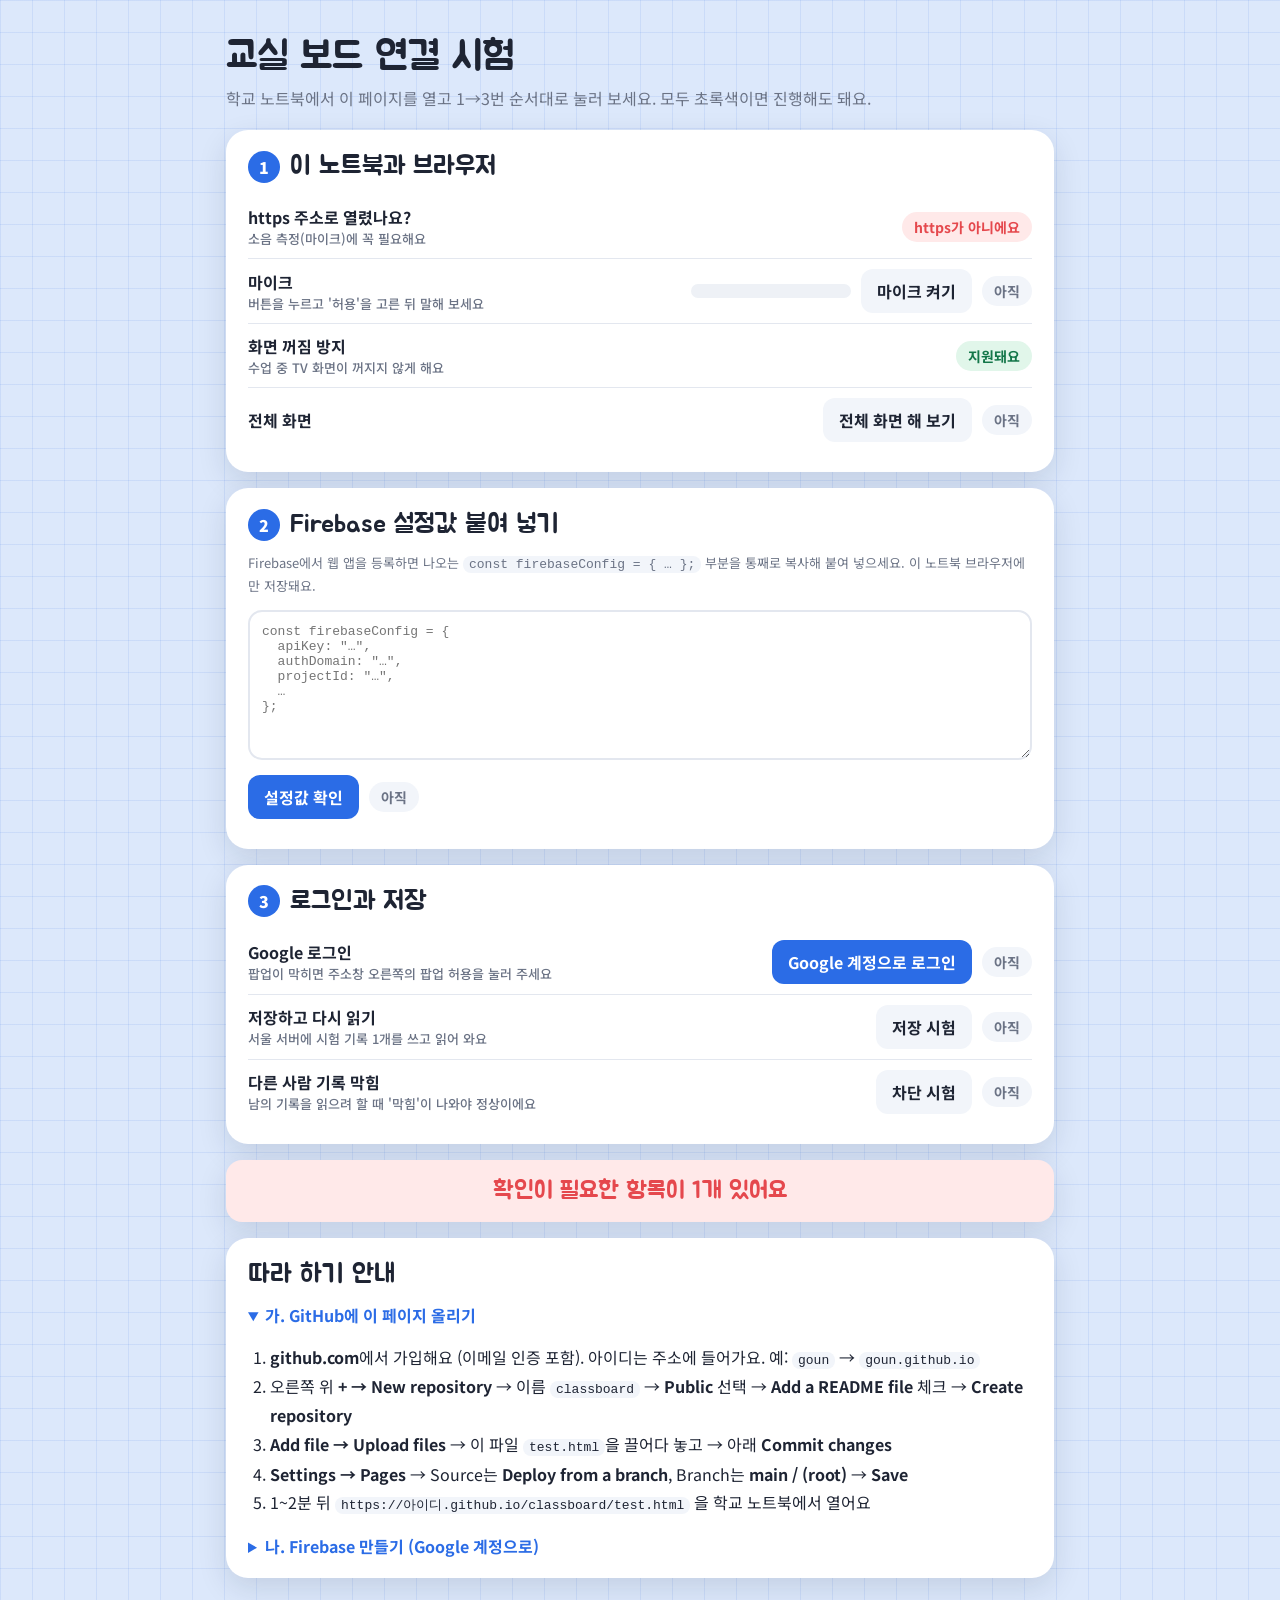
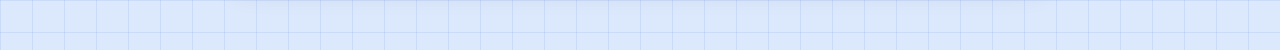
<file: test.html>
<!doctype html>
<html lang="ko">
<head>
<meta charset="utf-8">
<meta name="viewport" content="width=device-width, initial-scale=1">
<title>교실 보드 연결 시험</title>
<link href="https://fonts.googleapis.com/css2?family=Jua&family=Noto+Sans+KR:wght@500;700;900&display=swap" rel="stylesheet">
<style>
:root{--blue:#2B6CE6;--green:#22A86B;--green-soft:#E1F6EA;--red:#E5484D;--red-soft:#FFE9E9;--yellow-soft:#FFF6CF;--ink:#1E2433;--muted:#6B7385;--line:#E3E7EF}
*{box-sizing:border-box}
body{margin:0;font-family:'Noto Sans KR',system-ui,sans-serif;color:var(--ink);background:#DCE8FB;background-image:linear-gradient(rgba(43,108,230,.1) 1px,transparent 1px),linear-gradient(90deg,rgba(43,108,230,.1) 1px,transparent 1px);background-size:32px 32px}
main{max-width:860px;margin:0 auto;padding:24px 16px 60px}
h1{font-family:'Jua',sans-serif;font-weight:400;font-size:40px;margin:8px 0 4px}
.sub{color:var(--muted);margin:0 0 20px}
.card{background:#fff;border-radius:22px;box-shadow:0 10px 30px rgba(20,30,60,.12);padding:20px 22px;margin-bottom:16px}
.card h2{font-family:'Jua',sans-serif;font-weight:400;font-size:26px;margin:0 0 12px;display:flex;align-items:center;gap:10px}
.card h2 .n{width:32px;height:32px;border-radius:50%;background:var(--blue);color:#fff;display:grid;place-items:center;font-family:'Noto Sans KR';font-size:16px;font-weight:900}
.row{display:flex;align-items:center;gap:10px;padding:10px 0;border-bottom:1px solid var(--line);flex-wrap:wrap}
.row:last-child{border:0}
.row .t{flex:1;min-width:200px;font-weight:700}
.row .t small{display:block;font-weight:500;color:var(--muted);font-size:13px}
.res{padding:5px 12px;border-radius:999px;font-weight:700;font-size:14px;background:#F2F5FA;color:var(--muted)}
.res.ok{background:var(--green-soft);color:#14774A}.res.no{background:var(--red-soft);color:var(--red)}.res.warn{background:var(--yellow-soft);color:#8A6400}
button{font:inherit;cursor:pointer;border:0;border-radius:12px;padding:10px 16px;font-weight:700;background:var(--blue);color:#fff}
button.ghost{background:#F2F5FA;color:var(--ink)}
textarea{width:100%;min-height:150px;border-radius:14px;border:2px solid var(--line);padding:12px;font-family:Consolas,monospace;font-size:13px}
.meter{width:160px;height:14px;border-radius:99px;background:#EEF1F6;overflow:hidden}.meter i{display:block;height:100%;width:0;background:var(--green);transition:width .1s}
details{margin-top:6px}
summary{cursor:pointer;font-weight:700;color:var(--blue)}
ol{padding-left:22px;line-height:1.8}
code,pre{background:#F2F5FA;border-radius:8px;font-family:Consolas,monospace;font-size:13px}
code{padding:1px 6px}
pre{padding:12px;overflow:auto;white-space:pre}
.big{font-size:20px;font-weight:900}
.note{font-size:13px;color:var(--muted);margin-top:8px;line-height:1.6}
.sum{font-family:'Jua',sans-serif;font-size:24px;padding:16px;border-radius:16px;text-align:center}
</style>
</head>
<body>
<main>
  <h1>교실 보드 연결 시험</h1>
  <p class="sub">학교 노트북에서 이 페이지를 열고 1→3번 순서대로 눌러 보세요. 모두 초록색이면 진행해도 돼요.</p>

  <section class="card">
    <h2><span class="n">1</span>이 노트북과 브라우저</h2>
    <div class="row"><div class="t">https 주소로 열렸나요?<small>소음 측정(마이크)에 꼭 필요해요</small></div><span class="res" id="rHttps">확인 중</span></div>
    <div class="row"><div class="t">마이크<small>버튼을 누르고 '허용'을 고른 뒤 말해 보세요</small></div><div class="meter"><i id="mic"></i></div><button class="ghost" id="bMic">마이크 켜기</button><span class="res" id="rMic">아직</span></div>
    <div class="row"><div class="t">화면 꺼짐 방지<small>수업 중 TV 화면이 꺼지지 않게 해요</small></div><span class="res" id="rWake">확인 중</span></div>
    <div class="row"><div class="t">전체 화면</div><button class="ghost" id="bFull">전체 화면 해 보기</button><span class="res" id="rFull">아직</span></div>
  </section>

  <section class="card">
    <h2><span class="n">2</span>Firebase 설정값 붙여 넣기</h2>
    <p class="note" style="margin-top:0">Firebase에서 웹 앱을 등록하면 나오는 <code>const firebaseConfig = { … };</code> 부분을 통째로 복사해 붙여 넣으세요. 이 노트북 브라우저에만 저장돼요.</p>
    <textarea id="cfg" placeholder="const firebaseConfig = {&#10;  apiKey: &quot;…&quot;,&#10;  authDomain: &quot;…&quot;,&#10;  projectId: &quot;…&quot;,&#10;  …&#10;};"></textarea>
    <div class="row"><button id="bCfg">설정값 확인</button><span class="res" id="rCfg">아직</span></div>
  </section>

  <section class="card">
    <h2><span class="n">3</span>로그인과 저장</h2>
    <div class="row"><div class="t">Google 로그인<small>팝업이 막히면 주소창 오른쪽의 팝업 허용을 눌러 주세요</small></div><button id="bLogin">Google 계정으로 로그인</button><span class="res" id="rLogin">아직</span></div>
    <div class="row"><div class="t">저장하고 다시 읽기<small>서울 서버에 시험 기록 1개를 쓰고 읽어 와요</small></div><button class="ghost" id="bSave">저장 시험</button><span class="res" id="rSave">아직</span></div>
    <div class="row"><div class="t">다른 사람 기록 막힘<small>남의 기록을 읽으려 할 때 '막힘'이 나와야 정상이에요</small></div><button class="ghost" id="bRule">차단 시험</button><span class="res" id="rRule">아직</span></div>
  </section>

  <div class="sum card" id="sum">시험을 진행해 주세요</div>

  <section class="card">
    <h2>따라 하기 안내</h2>
    <details open><summary>가. GitHub에 이 페이지 올리기</summary>
      <ol>
        <li><b>github.com</b>에서 가입해요 (이메일 인증 포함). 아이디는 주소에 들어가요. 예: <code>goun</code> → <code>goun.github.io</code></li>
        <li>오른쪽 위 <b>+ → New repository</b> → 이름 <code>classboard</code> → <b>Public</b> 선택 → <b>Add a README file</b> 체크 → <b>Create repository</b></li>
        <li><b>Add file → Upload files</b> → 이 파일 <code>test.html</code>을 끌어다 놓고 → 아래 <b>Commit changes</b></li>
        <li><b>Settings → Pages</b> → Source는 <b>Deploy from a branch</b>, Branch는 <b>main / (root)</b> → <b>Save</b></li>
        <li>1~2분 뒤 <code>https://아이디.github.io/classboard/test.html</code> 을 학교 노트북에서 열어요</li>
      </ol>
    </details>
    <details><summary>나. Firebase 만들기 (Google 계정으로)</summary>
      <ol>
        <li><b>console.firebase.google.com</b> → <b>프로젝트 만들기</b> → 이름 <code>classboard</code> → Google 애널리틱스는 꺼도 돼요</li>
        <li>왼쪽 <b>빌드 → Authentication → 시작하기</b> → 로그인 방법에서 <b>Google</b> 사용 설정 → 지원 이메일 선택 → 저장</li>
        <li>Authentication의 <b>설정 → 승인된 도메인 → 도메인 추가</b> → <code>아이디.github.io</code> 입력</li>
        <li><b>빌드 → Firestore Database → 데이터베이스 만들기</b> → 위치 <b>asia-northeast3 (서울)</b> → <b>프로덕션 모드</b>로 시작<br>
          <span class="note">'테스트 모드'는 30일 뒤에 막히니 고르지 마세요. 위치는 나중에 바꿀 수 없어요.</span></li>
        <li>Firestore의 <b>규칙</b> 탭에 아래 내용을 통째로 붙여 넣고 <b>게시</b>
<pre id="rules">불러오는 중… (저장소의 firestore.rules 파일 내용을 그대로 씀)</pre>
          <button class="ghost" id="bCopy">규칙 복사</button></li>
        <li>왼쪽 위 <b>톱니바퀴 → 프로젝트 설정 → 내 앱</b>에서 웹 아이콘 <b>&lt;/&gt;</b> → 앱 닉네임 입력 → 등록 → 나오는 <code>firebaseConfig</code>를 복사해서 위 2번 칸에 붙여 넣기</li>
      </ol>
      <p class="note">Firebase 화면의 메뉴 이름은 조금씩 바뀔 수 있어요. 비슷한 이름을 찾으면 돼요.</p>
    </details>
  </section>
</main>

<script type="module">
const $=s=>document.querySelector(s);
const set=(id,cls,txt)=>{const e=$(id);e.className='res '+cls;e.textContent=txt;summary();};
const results={};
function summary(){
  ['#rHttps','#rMic','#rWake','#rFull','#rCfg','#rLogin','#rSave','#rRule'].forEach(id=>results[id]=$(id).className);
  const v=Object.values(results), bad=v.filter(c=>c.includes(' no')).length, ok=v.filter(c=>c.includes(' ok')).length;
  const s=$('#sum');
  if(bad){s.textContent=`확인이 필요한 항목이 ${bad}개 있어요`;s.style.background='var(--red-soft)';s.style.color='var(--red)';}
  else if(ok>=7){s.textContent='모두 정상이에요! 이 노트북에서 교실 보드를 쓸 수 있어요';s.style.background='var(--green-soft)';s.style.color='#14774A';}
  else{s.textContent=`정상 ${ok}개 · 나머지 시험을 진행해 주세요`;s.style.background='';s.style.color='';}
}
/* 1. 브라우저 */
set('#rHttps', location.protocol==='https:'?'ok':'no', location.protocol==='https:'?'정상 (https)':'https가 아니에요');
set('#rWake', 'wakeLock' in navigator?'ok':'warn', 'wakeLock' in navigator?'지원돼요':'지원 안 됨 (전원 설정으로 대신)');
$('#bMic').onclick=async()=>{
  try{
    const st=await navigator.mediaDevices.getUserMedia({audio:true});
    const ac=new AudioContext(), an=ac.createAnalyser(); an.fftSize=512; ac.createMediaStreamSource(st).connect(an);
    const buf=new Float32Array(an.fftSize); let peak=0;
    const loop=()=>{an.getFloatTimeDomainData(buf);let r=0;for(const x of buf)r+=x*x;r=Math.sqrt(r/buf.length);const v=Math.min(100,r*400);$('#mic').style.width=v+'%';if(v>8&&!peak){peak=1;set('#rMic','ok','소리 들림');}requestAnimationFrame(loop);};
    loop(); set('#rMic','warn','켜짐 · 말해 보세요');
  }catch(e){
    const msg=e.name==='NotAllowedError'?'권한이 막혔어요':e.name==='NotFoundError'?'마이크가 없어요':'켜지지 않아요 ('+e.name+')';
    set('#rMic','no',msg);
  }
};
$('#bFull').onclick=async()=>{try{await document.documentElement.requestFullscreen();set('#rFull','ok','정상');setTimeout(()=>document.exitFullscreen(),1200);}catch(e){set('#rFull','no','안 돼요');}};

/* 2. 설정값 */
const parseCfg=t=>{const o={};for(const k of ['apiKey','authDomain','projectId','storageBucket','messagingSenderId','appId']){const m=t.match(new RegExp(k+'\\s*:\\s*["\']([^"\']+)["\']'));if(m)o[k]=m[1];}return o;};
let cfg=null; try{cfg=JSON.parse(localStorage.getItem('cbTestCfg')||'null');}catch(e){}
if(cfg){$('#cfg').value='// 저장된 설정값\n'+JSON.stringify(cfg,null,2);set('#rCfg','ok','저장된 값 사용 ('+cfg.projectId+')');}
$('#bCfg').onclick=()=>{const o=parseCfg($('#cfg').value);
  if(!o.apiKey||!o.projectId||!o.authDomain){set('#rCfg','no','apiKey·authDomain·projectId를 못 찾았어요');return;}
  cfg=o; try{localStorage.setItem('cbTestCfg',JSON.stringify(o));}catch(e){} set('#rCfg','ok','정상 ('+o.projectId+')'); fb=null;};

/* 3. Firebase */
const V='10.12.2';
let fb=null, user=null;
async function getFb(){
  if(fb) return fb;
  if(!cfg){set('#rCfg','no','먼저 설정값을 넣어 주세요');throw new Error('no cfg');}
  try{
    const [{initializeApp},A,F]=await Promise.all([
      import(`https://www.gstatic.com/firebasejs/${V}/firebase-app.js`),
      import(`https://www.gstatic.com/firebasejs/${V}/firebase-auth.js`),
      import(`https://www.gstatic.com/firebasejs/${V}/firebase-firestore.js`)]);
    const app=initializeApp(cfg);
    fb={A,F,auth:A.getAuth(app),db:F.getFirestore(app)};
    A.onAuthStateChanged(fb.auth,u=>{user=u;if(u)set('#rLogin','ok','로그인됨 · '+(u.email||''));});
    return fb;
  }catch(e){set('#rLogin','no','Firebase 프로그램을 못 불러왔어요 (학교망 차단?)');throw e;}
}
const errMsg=e=>({'auth/unauthorized-domain':'승인된 도메인에 이 주소를 추가해 주세요','auth/popup-blocked':'팝업이 막혔어요. 팝업을 허용해 주세요','auth/popup-closed-by-user':'로그인 창을 닫았어요','auth/operation-not-allowed':'Authentication에서 Google을 사용 설정해 주세요','auth/network-request-failed':'인터넷 연결 또는 학교망 차단','permission-denied':'규칙에 막혔어요. 규칙을 다시 게시해 주세요','unavailable':'서버에 닿지 않아요 (학교망 차단?)'}[e.code]||(e.code||e.message));
$('#bLogin').onclick=async()=>{try{const {A,auth}=await getFb();const r=await A.signInWithPopup(auth,new A.GoogleAuthProvider());user=r.user;set('#rLogin','ok','로그인됨 · '+user.email);}catch(e){if(e.message!=='no cfg')set('#rLogin','no',errMsg(e));}};
$('#bSave').onclick=async()=>{
  try{const {F,db}=await getFb(); if(!user){set('#rSave','no','먼저 로그인해 주세요');return;}
    const ref=F.doc(db,'boards',user.uid,'tests','ping'); const t=new Date().toISOString();
    set('#rSave','warn','저장 중…');
    await F.setDoc(ref,{at:t,from:navigator.userAgent.slice(0,80)});
    const snap=await F.getDoc(ref);
    set('#rSave', snap.exists()&&snap.data().at===t?'ok':'no', snap.exists()&&snap.data().at===t?'저장·읽기 정상':'읽어 온 값이 달라요');
  }catch(e){if(e.message!=='no cfg')set('#rSave','no',errMsg(e));}
};
$('#bRule').onclick=async()=>{
  try{const {F,db}=await getFb(); if(!user){set('#rRule','no','먼저 로그인해 주세요');return;}
    await F.getDoc(F.doc(db,'boards','someone-else','tests','ping'));
    set('#rRule','no','남의 기록이 열려요! 규칙을 다시 게시해 주세요');
  }catch(e){ if(e.code==='permission-denied') set('#rRule','ok','정상 (막힘)'); else if(e.message!=='no cfg') set('#rRule','no',errMsg(e)); }
};
$('#bCopy').onclick=async()=>{try{await navigator.clipboard.writeText($('#rules').textContent);$('#bCopy').textContent='복사했어요';}catch(e){$('#bCopy').textContent='직접 드래그해서 복사해 주세요';}};
fetch('firestore.rules').then((r)=>r.ok?r.text():Promise.reject()).then((t)=>{$('#rules').textContent=t.split('\n').filter((l)=>!l.startsWith('//')).join('\n').trim();}).catch(()=>{$('#rules').textContent='firestore.rules 파일을 불러오지 못했어요. 저장소에서 직접 복사해 주세요.';});
summary();
</script>
</body>
</html>
</file>
